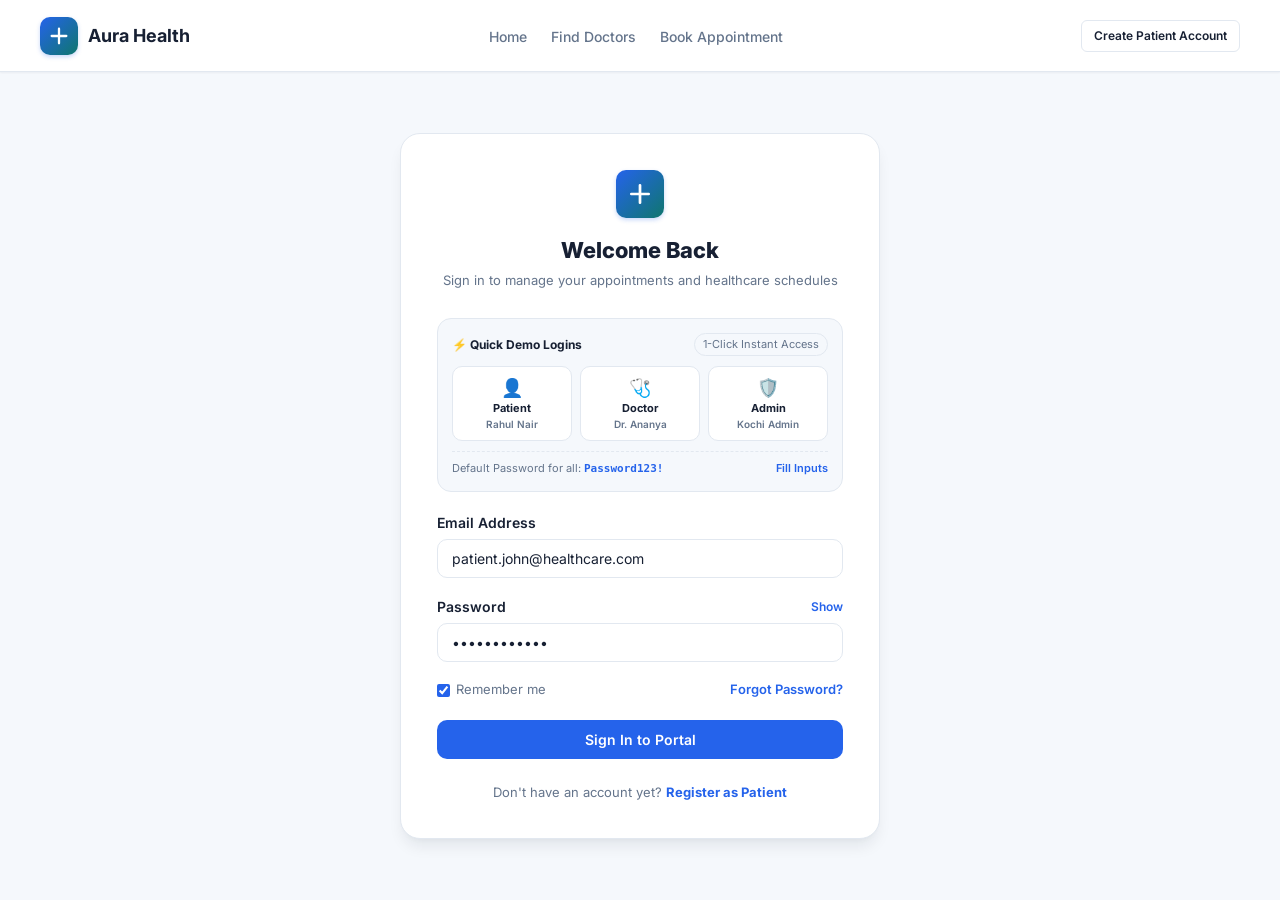
<file: frontend/doctor-dashboard.html>
<!DOCTYPE html>
<html lang="en">
<head>
  <meta charset="UTF-8">
  <meta name="viewport" content="width=device-width, initial-scale=1.0">
  <title>Doctor Dashboard - Doctor Availability & Scheduling System</title>
  <link rel="stylesheet" href="css/theme.css">
  <link rel="stylesheet" href="css/components.css">
  <link rel="stylesheet" href="css/style.css">
  <link rel="stylesheet" href="css/telemedicine.css">
  <link rel="stylesheet" href="css/extreme-features.css">
  <link rel="preconnect" href="https://fonts.googleapis.com">
  <link rel="preconnect" href="https://fonts.gstatic.com" crossorigin>
  <link href="https://fonts.googleapis.com/css2?family=Inter:wght@400;500;600;700;800&display=swap" rel="stylesheet">
</head>
<body>

  <nav class="navbar">
    <div class="container nav-container">
      <a href="index.html" class="navbar-brand">
        <div class="brand-icon">
          <svg width="22" height="22" fill="none" stroke="currentColor" viewBox="0 0 24 24"><path stroke-linecap="round" stroke-linejoin="round" stroke-width="2.5" d="M12 4v16m8-8H4"></path></svg>
        </div>
        <span>Aura Health - Doctor Portal</span>
      </a>

      <ul class="navbar-nav">
        <li><a href="doctor-dashboard.html" class="nav-link active">Dashboard</a></li>
        <li><a href="verify-receipt.html" class="nav-link">Verify Receipt</a></li>
      </ul>

      <div class="navbar-actions" id="nav-auth-actions"></div>
    </div>
  </nav>

  <main style="padding: 36px 0 64px;">
    <div class="container">

      <!-- Doctor Profile Header -->
      <div style="display:flex;justify-content:space-between;align-items:center;flex-wrap:wrap;gap:16px;margin-bottom:28px;">
        <div>
          <span style="font-size:12px;font-weight:700;color:var(--healthcare-teal);text-transform:uppercase;letter-spacing:0.05em;">Doctor Workspace</span>
          <div style="display:flex;align-items:center;gap:12px;margin-top:2px;">
            <h1 id="doc-welcome-title" style="font-size:26px;font-weight:800;color:var(--text-main);">Dr. Doctor Name</h1>
            <span id="doc-spec-badge" class="doctor-spec" style="font-size:12px;">Specialization</span>
          </div>
          <p style="font-size:13px;color:var(--text-secondary);margin-top:4px;">Manage patient queues, progress consultation states, and configure working schedule.</p>
        </div>
      </div>

      <!-- Workload Statistics -->
      <div class="stat-grid" style="grid-template-columns: repeat(auto-fit, minmax(170px, 1fr));">
        <div class="stat-card">
          <div class="stat-icon-wrapper stat-icon-blue">
            <svg width="22" height="22" fill="none" stroke="currentColor" viewBox="0 0 24 24"><path stroke-linecap="round" stroke-linejoin="round" stroke-width="2" d="M12 8v4l3 3m6-3a9 9 0 11-18 0 9 9 0 0118 0z"></path></svg>
          </div>
          <div class="stat-info">
            <span id="stat-today" class="stat-value">0</span>
            <span class="stat-label">Today's Total</span>
          </div>
        </div>

        <div class="stat-card">
          <div class="stat-icon-wrapper stat-icon-green">
            <svg width="22" height="22" fill="none" stroke="currentColor" viewBox="0 0 24 24"><path stroke-linecap="round" stroke-linejoin="round" stroke-width="2" d="M5 13l4 4L19 7"></path></svg>
          </div>
          <div class="stat-info">
            <span id="stat-completed-today" class="stat-value">0</span>
            <span class="stat-label">Completed Today</span>
          </div>
        </div>

        <div class="stat-card">
          <div class="stat-icon-wrapper stat-icon-amber">
            <svg width="22" height="22" fill="none" stroke="currentColor" viewBox="0 0 24 24"><path stroke-linecap="round" stroke-linejoin="round" stroke-width="2" d="M15 17h5l-1.405-1.405A2.032 2.032 0 0118 14.158V11a6.002 6.002 0 00-4-5.659V5a2 2 0 10-4 0v.341C7.67 6.165 6 8.388 6 11v3.159c0 .538-.214 1.055-.595 1.436L4 17h5m6 0v1a3 3 0 11-6 0v-1m6 0H9"></path></svg>
          </div>
          <div class="stat-info">
            <span id="stat-pending" class="stat-value">0</span>
            <span class="stat-label">Pending Review</span>
          </div>
        </div>

        <div class="stat-card">
          <div class="stat-icon-wrapper stat-icon-teal">
            <svg width="22" height="22" fill="none" stroke="currentColor" viewBox="0 0 24 24"><path stroke-linecap="round" stroke-linejoin="round" stroke-width="2" d="M8 7V3m8 4V3m-9 8h10M5 21h14a2 2 0 002-2V7a2 2 0 00-2-2H5a2 2 0 00-2 2v12a2 2 0 002 2z"></path></svg>
          </div>
          <div class="stat-info">
            <span id="stat-upcoming" class="stat-value">0</span>
            <span class="stat-label">Upcoming Week</span>
          </div>
        </div>

        <div class="stat-card">
          <div class="stat-icon-wrapper stat-icon-blue">
            <svg width="22" height="22" fill="none" stroke="currentColor" viewBox="0 0 24 24"><path stroke-linecap="round" stroke-linejoin="round" stroke-width="2" d="M17 20h5v-2a3 3 0 00-5.356-1.857M17 20H7m10 0v-2c0-.656-.126-1.283-.356-1.857M7 20H2v-2a3 3 0 015.356-1.857M7 20v-2c0-.656.126-1.283.356-1.857m0 0a5.002 5.002 0 019.288 0M15 7a3 3 0 11-6 0 3 3 0 016 0zm6 3a2 2 0 11-4 0 2 2 0 014 0zM7 10a2 2 0 11-4 0 2 2 0 014 0z"></path></svg>
          </div>
          <div class="stat-info">
            <span id="stat-total-patients" class="stat-value">0</span>
            <span class="stat-label">Unique Patients</span>
          </div>
        </div>

        <div class="stat-card">
          <div class="stat-icon-wrapper stat-icon-green">
            <svg width="22" height="22" fill="none" stroke="currentColor" viewBox="0 0 24 24"><path stroke-linecap="round" stroke-linejoin="round" stroke-width="2" d="M12 8c-1.657 0-3 .895-3 2s1.343 2 3 2 3 .895 3 2-1.343 2-3 2m0-8c1.11 0 2.08.402 2.599 1M12 8V7m0 1v8m0 0v1m0-1c-1.11 0-2.08-.402-2.599-1M21 12a9 9 0 11-18 0 9 9 0 0118 0z"></path></svg>
          </div>
          <div class="stat-info">
            <span id="stat-earnings" class="stat-value">₹0</span>
            <span class="stat-label">Month Revenue</span>
          </div>
        </div>
      </div>

      <!-- Doctor Tabs -->
      <div class="tabs">
        <button type="button" class="tab-btn doctor-tab-btn active" data-target="panel-today-queue">Today's Clinical Queue</button>
        <button type="button" class="tab-btn doctor-tab-btn" data-target="panel-upcoming-queue">Upcoming Appointments</button>
        <button type="button" class="tab-btn doctor-tab-btn" data-target="panel-schedule">Working Hours & Breaks</button>
        <button type="button" class="tab-btn doctor-tab-btn" data-target="panel-leave">Time Off / Leave Request</button>
      </div>

      <!-- Tab 1: Today's Clinical Queue -->
      <div id="panel-today-queue" class="tab-content-panel">
        <!-- Live OPD Queue Operations Bar -->
        <div id="doctor-opd-ops-bar" style="background:#FFFFFF;border:1px solid #E2E8F0;border-radius:12px;padding:14px 18px;margin-bottom:16px;display:flex;align-items:center;justify-content:space-between;flex-wrap:wrap;gap:12px;box-shadow:0 1px 3px rgba(0,0,0,0.04);">
          <div style="display:flex;align-items:center;gap:12px;">
            <div style="width:38px;height:38px;border-radius:8px;background:var(--surface-light-teal);color:var(--healthcare-teal);display:flex;align-items:center;justify-content:center;">
              <svg width="20" height="20" fill="none" stroke="currentColor" viewBox="0 0 24 24"><path stroke-linecap="round" stroke-linejoin="round" stroke-width="2" d="M19 11a7 7 0 01-7 7m0 0a7 7 0 01-7-7m7 7v4m0 0H8m4 0h4m-4-8a3 3 0 100-6 3 3 0 000 6z"></path></svg>
            </div>
            <div>
              <div style="font-size:13px;font-weight:700;color:var(--text-main);display:flex;align-items:center;gap:8px;">
                <span>Consultation Suite: <strong>OPD Room 204 (Level 2)</strong></span>
                <span class="badge badge-confirmed" style="font-size:10px;">CLINIC LIVE</span>
              </div>
              <div style="font-size:12px;color:var(--text-secondary);margin-top:2px;" id="doctor-queue-telemetry">
                Tokens Assigned Sequentially • Real-Time Patient Check-In Active
              </div>
            </div>
          </div>
          <div style="display:flex;gap:8px;align-items:center;">
            <button type="button" id="btn-broadcast-delay" class="btn btn-outline btn-sm" style="font-size:11px;color:#D97706;border-color:#FCD34D;" title="Send delay announcement to waiting patients">
              📢 Broadcast Delay (15m)
            </button>
            <button type="button" id="btn-hospital-chime" class="btn btn-teal btn-sm" style="font-size:11px;" title="Play hospital acoustic chime">
              🔔 Hospital Chime
            </button>
          </div>
        </div>

        <div id="today-queue-list">
          <div class="skeleton-card" style="height:110px;margin-bottom:12px;"></div>
          <div class="skeleton-card" style="height:110px;"></div>
        </div>
      </div>

      <!-- Tab 2: Upcoming Appointments -->
      <div id="panel-upcoming-queue" class="tab-content-panel" style="display:none;">
        <div id="upcoming-queue-list">
          <!-- Populated via API -->
        </div>
      </div>

      <!-- Tab 3: Working Hours & Breaks -->
      <div id="panel-schedule" class="tab-content-panel" style="display:none;">
        <div class="card">
          <div class="card-header">
            <h3 class="card-title" style="font-size:16px;">Configured Weekly Working Hours</h3>
          </div>
          <div class="table-responsive">
            <table class="table">
              <thead>
                <tr>
                  <th>Working Day</th>
                  <th>Hours (Start - End)</th>
                  <th>Break Interval</th>
                  <th>Slot Duration</th>
                  <th>Status</th>
                </tr>
              </thead>
              <tbody id="schedule-tbody">
                <!-- Dynamically populated -->
              </tbody>
            </table>
          </div>
        </div>
      </div>

      <!-- Tab 4: Time Off / Leave Requests -->
      <div id="panel-leave" class="tab-content-panel" style="display:none;">
        <div class="card" style="max-width:600px;">
          <div class="card-header">
            <h3 class="card-title" style="font-size:16px;">Register Leave / Unavailable Time Window</h3>
          </div>
          <div class="card-body">
            <p style="font-size:13px;color:var(--text-secondary);margin-bottom:16px;">
              Submitting a leave request automatically blocks your availability slot generator so patients cannot book during this period.
            </p>
            <form id="leave-request-form">
              <div style="display:grid;grid-template-columns:1fr 1fr;gap:16px;">
                <div class="form-group">
                  <label class="form-label">Leave Start Date & Time *</label>
                  <input type="datetime-local" id="leave-start" class="form-control" required>
                </div>
                <div class="form-group">
                  <label class="form-label">Leave End Date & Time *</label>
                  <input type="datetime-local" id="leave-end" class="form-control" required>
                </div>
              </div>

              <div class="form-group">
                <label class="form-label">Reason for Absence</label>
                <input type="text" id="leave-reason" class="form-control" placeholder="e.g. Medical conference, Personal leave" required>
              </div>

              <button type="submit" class="btn btn-teal btn-sm">Submit Leave & Block Schedule</button>
            </form>
          </div>
        </div>
      </div>

    </div>
  </main>

  <!-- Complete Consultation Modal -->
  <div class="modal-backdrop" id="complete-modal">
    <div class="modal" style="max-width:640px;">
      <div class="modal-header">
        <h3 class="card-title" style="font-size:16px;color:var(--healthcare-teal);">Complete Consultation & Clinical Rx</h3>
        <button type="button" class="modal-close" id="complete-modal-close">&times;</button>
      </div>
      <div class="modal-body">
        <p style="font-size:13px;color:var(--text-main);margin-bottom:12px;">
          Mark consultation as completed for patient <strong id="complete-patient-name">Patient Name</strong>.
        </p>

        <!-- AI Prescription Auto-Generator Box -->
        <div style="background:var(--surface-light-teal);border:1px solid #99F6E4;border-radius:var(--radius-md);padding:12px 14px;margin-bottom:12px;">
          <div style="display:flex;justify-content:space-between;align-items:center;margin-bottom:6px;">
            <span style="font-size:12px;font-weight:700;color:var(--healthcare-teal);display:flex;align-items:center;gap:6px;">
              ✨ Smart AI Prescription Generator (Rx)
            </span>
            <span style="font-size:10px;color:var(--text-secondary);">ICD-10 & Kerala Formulary</span>
          </div>
          <div style="display:flex;gap:8px;">
            <input type="text" id="ai-rx-condition-input" class="form-control" style="font-size:12px;background:#fff;" placeholder="Diagnosis (e.g. Stage-1 Hypertension, Bronchitis, Eczema)...">
            <button type="button" id="ai-generate-rx-btn" class="btn btn-teal btn-sm" style="flex-shrink:0;font-size:11px;font-weight:700;">
              ✨ Auto-Generate Rx
            </button>
          </div>
          <!-- Quick Diagnostic ICD-10 Chips -->
          <div style="margin-top:8px;">
            <span style="font-size:10px;font-weight:700;color:var(--text-secondary);text-transform:uppercase;">Quick Presets:</span>
            <div id="quick-diagnosis-chips" style="display:flex;gap:6px;flex-wrap:wrap;margin-top:4px;">
              <button type="button" class="btn btn-outline btn-sm diag-chip" data-diag="Stage-1 Systemic Hypertension" style="font-size:10px;padding:2px 7px;background:#fff;">Hypertension (I10)</button>
              <button type="button" class="btn btn-outline btn-sm diag-chip" data-diag="Type 2 Diabetes Mellitus" style="font-size:10px;padding:2px 7px;background:#fff;">Diabetes (E11)</button>
              <button type="button" class="btn btn-outline btn-sm diag-chip" data-diag="Acute URTI Viral Pharyngitis" style="font-size:10px;padding:2px 7px;background:#fff;">URTI / Pharyngitis (J06.9)</button>
              <button type="button" class="btn btn-outline btn-sm diag-chip" data-diag="Allergic Contact Dermatitis" style="font-size:10px;padding:2px 7px;background:#fff;">Dermatitis (L23.9)</button>
              <button type="button" class="btn btn-outline btn-sm diag-chip" data-diag="Bilateral Knee Osteoarthritis" style="font-size:10px;padding:2px 7px;background:#fff;">Osteoarthritis (M17.0)</button>
              <button type="button" class="btn btn-outline btn-sm diag-chip" data-diag="Classic Migraine Cephalea" style="font-size:10px;padding:2px 7px;background:#fff;">Migraine (G43.0)</button>
            </div>
          </div>
        </div>

        <!-- Quick Stamp & Safety Checker Bar -->
        <div style="display:flex;justify-content:space-between;align-items:center;margin-bottom:8px;flex-wrap:wrap;gap:8px;">
          <button type="button" id="btn-stamp-vitals" class="btn btn-outline btn-sm" style="font-size:11px;color:var(--primary-brand);border-color:#BFDBFE;">
            🩺 Prepend Baseline Vitals
          </button>
          <button type="button" id="btn-check-drug-safety" class="btn btn-outline btn-sm" style="font-size:11px;color:#B45309;border-color:#F59E0B;background:#FFFBEB;">
            🛡️ Verify Drug Interactions & Allergies
          </button>
        </div>

        <!-- Drug Safety Check Results Alert Container -->
        <div id="drug-safety-result-wrap" style="margin-bottom:10px;display:none;"></div>

        <div class="form-group" style="margin-bottom:0;">
          <label class="form-label">Doctor Clinical Instructions & Medical Prescription (Rx)</label>
          <textarea id="doctor-instructions-input" class="form-control" rows="8" placeholder="Enter follow-up instructions, prescription notes, or diet advice for the patient..."></textarea>
          <span class="form-helper">This clinical prescription will be permanently embedded in the patient's official PDF receipt and medical vault.</span>
        </div>
      </div>
      <div class="modal-footer">
        <button type="button" class="btn btn-outline btn-sm" id="complete-modal-cancel">Cancel</button>
        <button type="button" class="btn btn-teal btn-sm" id="complete-submit-btn">Complete & Save Record</button>
      </div>
    </div>
  </div>

  <script src="js/api.js"></script>
  <script src="js/auth.js"></script>
  <script src="js/telemedicine.js"></script>
  <script src="js/extreme-features.js"></script>
  <script src="js/doctor.js"></script>
</body>
</html>
</file>
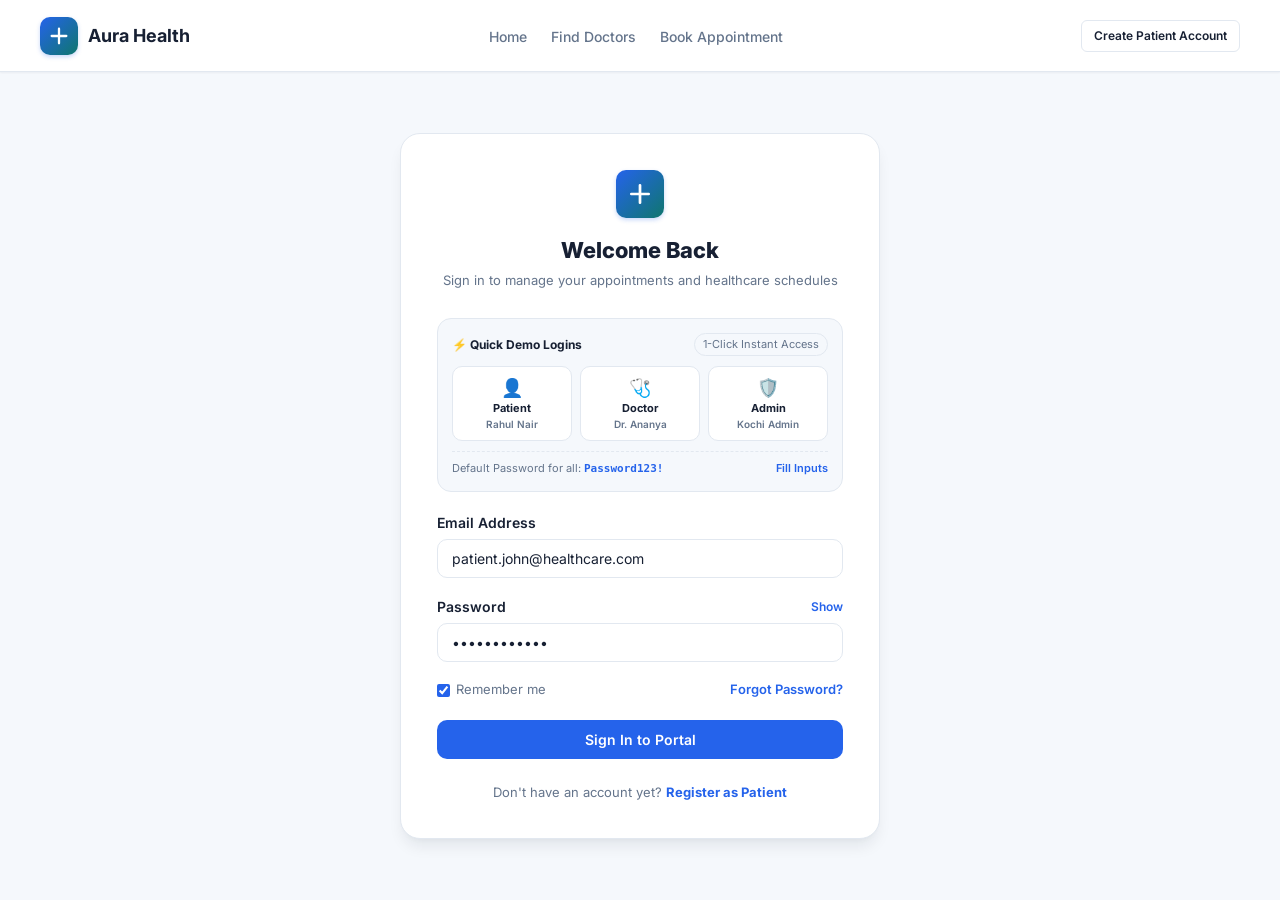
<file: frontend/login.html>
<!DOCTYPE html>
<html lang="en">
<head>
  <meta charset="UTF-8">
  <meta name="viewport" content="width=device-width, initial-scale=1.0">
  <title>Sign In - Doctor Availability & Scheduling System</title>
  <link rel="stylesheet" href="css/theme.css">
  <link rel="stylesheet" href="css/components.css">
  <link rel="stylesheet" href="css/style.css">
  <link rel="preconnect" href="https://fonts.googleapis.com">
  <link rel="preconnect" href="https://fonts.gstatic.com" crossorigin>
  <link href="https://fonts.googleapis.com/css2?family=Inter:wght@400;500;600;700;800&display=swap" rel="stylesheet">
</head>
<body style="background-color: var(--bg-main);">

  <!-- Navbar -->
  <nav class="navbar">
    <div class="container nav-container">
      <a href="index.html" class="navbar-brand">
        <div class="brand-icon">
          <svg width="22" height="22" fill="none" stroke="currentColor" viewBox="0 0 24 24"><path stroke-linecap="round" stroke-linejoin="round" stroke-width="2.5" d="M12 4v16m8-8H4"></path></svg>
        </div>
        <span>Aura Health</span>
      </a>

      <ul class="navbar-nav">
        <li><a href="index.html" class="nav-link">Home</a></li>
        <li><a href="doctors.html" class="nav-link">Find Doctors</a></li>
        <li><a href="booking.html" class="nav-link">Book Appointment</a></li>
      </ul>

      <div class="navbar-actions">
        <a href="register.html" class="btn btn-outline btn-sm">Create Patient Account</a>
      </div>
    </div>
  </nav>

  <!-- Login Main -->
  <main class="auth-wrapper">
    <div class="auth-card">
      <div class="auth-header">
        <div class="brand-icon" style="margin: 0 auto 16px; width:48px; height:48px;">
          <svg width="26" height="26" fill="none" stroke="currentColor" viewBox="0 0 24 24"><path stroke-linecap="round" stroke-linejoin="round" stroke-width="2.5" d="M12 4v16m8-8H4"></path></svg>
        </div>
        <h2 style="font-size: 22px; font-weight: 800; color: var(--text-main);">Welcome Back</h2>
        <p style="font-size: 13px; color: var(--text-secondary); margin-top: 4px;">
          Sign in to manage your appointments and healthcare schedules
        </p>
      </div>

      <!-- Quick Demo Credentials Box -->
      <div style="background:var(--bg-main); border:1px solid var(--border-color); border-radius:var(--radius-lg); padding:14px; margin-bottom:20px;">
        <div style="display:flex; justify-content:space-between; align-items:center; margin-bottom:10px;">
          <span style="font-size:12px; font-weight:700; color:var(--text-main); display:flex; align-items:center; gap:6px;">
            ⚡ Quick Demo Logins
          </span>
          <span style="font-size:11px; color:var(--text-secondary); background:var(--surface-white); padding:2px 8px; border-radius:12px; border:1px solid var(--border-color);">1-Click Instant Access</span>
        </div>

        <div style="display:grid; grid-template-columns: repeat(3, 1fr); gap:8px;">
          <button type="button" class="btn btn-outline quick-login-btn" data-email="patient.john@healthcare.com" data-pwd="Password123!" data-redirect="patient-dashboard.html" style="font-size:12px; padding:10px 4px; text-align:center; flex-direction:column; gap:3px; display:flex; align-items:center; justify-content:center; background:#fff; border-color:var(--border-color);">
            <span style="font-size:18px;">👤</span>
            <strong style="color:var(--text-main); font-size:11px;">Patient</strong>
            <span style="font-size:10px; color:var(--text-secondary);">Rahul Nair</span>
          </button>

          <button type="button" class="btn btn-outline quick-login-btn" data-email="doctor.sarah@healthcare.com" data-pwd="Password123!" data-redirect="doctor-dashboard.html" style="font-size:12px; padding:10px 4px; text-align:center; flex-direction:column; gap:3px; display:flex; align-items:center; justify-content:center; background:#fff; border-color:var(--border-color);">
            <span style="font-size:18px;">🩺</span>
            <strong style="color:var(--text-main); font-size:11px;">Doctor</strong>
            <span style="font-size:10px; color:var(--text-secondary);">Dr. Ananya</span>
          </button>

          <button type="button" class="btn btn-outline quick-login-btn" data-email="admin@healthcare.com" data-pwd="Password123!" data-redirect="admin-dashboard.html" style="font-size:12px; padding:10px 4px; text-align:center; flex-direction:column; gap:3px; display:flex; align-items:center; justify-content:center; background:#fff; border-color:var(--border-color);">
            <span style="font-size:18px;">🛡️</span>
            <strong style="color:var(--text-main); font-size:11px;">Admin</strong>
            <span style="font-size:10px; color:var(--text-secondary);">Kochi Admin</span>
          </button>
        </div>

        <div style="margin-top:10px; padding-top:8px; border-top:1px dashed var(--border-color); display:flex; justify-content:space-between; align-items:center; font-size:11px; color:var(--text-secondary);">
          <span>Default Password for all: <code style="color:var(--primary-brand); font-weight:700;">Password123!</code></span>
          <span style="cursor:pointer; color:var(--primary-brand); font-weight:600;" onclick="document.getElementById('email').value='patient.john@healthcare.com';document.getElementById('password').value='Password123!';">Fill Inputs</span>
        </div>
      </div>

      <!-- Error Alert -->
      <div id="login-error-alert" style="display:none; padding:12px; border-radius:var(--radius-md); background:var(--status-error-bg); color:var(--status-error); font-size:13px; margin-bottom:16px;"></div>

      <form id="login-form">
        <div class="form-group">
          <label for="email" class="form-label">Email Address</label>
          <input type="email" id="email" class="form-control" placeholder="name@example.com" value="patient.john@healthcare.com" required>
        </div>

        <div class="form-group">
          <div style="display:flex;justify-content:space-between;align-items:center;margin-bottom:6px;">
            <label for="password" class="form-label" style="margin-bottom:0;">Password</label>
            <button type="button" id="toggle-pwd-btn" style="background:none;border:none;font-size:12px;color:var(--primary-brand);cursor:pointer;font-weight:600;">
              Show
            </button>
          </div>
          <input type="password" id="password" class="form-control" placeholder="••••••••" value="Password123!" required>
        </div>

        <div style="display:flex;justify-content:space-between;align-items:center;margin-bottom:20px;font-size:13px;">
          <label style="display:flex;align-items:center;gap:6px;cursor:pointer;">
            <input type="checkbox" checked style="accent-color:var(--primary-brand);">
            <span style="color:var(--text-secondary);">Remember me</span>
          </label>
          <a href="#" id="forgot-password-link" style="color:var(--primary-brand);font-weight:600;">Forgot Password?</a>
        </div>

        <button type="submit" id="login-btn" class="btn btn-primary" style="width:100%;">
          Sign In to Portal
        </button>
      </form>

      <div style="text-align:center;margin-top:24px;font-size:13px;color:var(--text-secondary);">
        Don't have an account yet? <a href="register.html" style="font-weight:700;">Register as Patient</a>
      </div>
    </div>
  </main>

  <!-- Forgot Password Modal -->
  <div class="modal-backdrop" id="forgot-password-modal">
    <div class="modal" style="max-width:440px;">
      <div class="modal-header">
        <h3 class="card-title" style="font-size:16px;">Password Recovery</h3>
        <button type="button" class="modal-close" id="forgot-modal-close">&times;</button>
      </div>
      <div class="modal-body">
        <p style="font-size:13px;color:var(--text-secondary);margin-bottom:16px;">
          Enter your registered email address to receive password reset instructions.
        </p>
        <div class="form-group">
          <label class="form-label">Account Email</label>
          <input type="email" id="forgot-email" class="form-control" placeholder="user@healthcare.com">
        </div>
      </div>
      <div class="modal-footer">
        <button type="button" class="btn btn-outline btn-sm" id="forgot-modal-cancel">Cancel</button>
        <button type="button" class="btn btn-primary btn-sm" id="forgot-submit-btn">Send Reset Link</button>
      </div>
    </div>
  </div>

  <script src="js/api.js"></script>
  <script src="js/auth.js"></script>
  <script>
    // Password toggle
    document.getElementById('toggle-pwd-btn')?.addEventListener('click', (e) => {
      const pwd = document.getElementById('password');
      if (pwd.type === 'password') {
        pwd.type = 'text';
        e.target.textContent = 'Hide';
      } else {
        pwd.type = 'password';
        e.target.textContent = 'Show';
      }
    });

    // Forgot password modal
    const fpModal = document.getElementById('forgot-password-modal');
    document.getElementById('forgot-password-link')?.addEventListener('click', (e) => {
      e.preventDefault();
      fpModal.classList.add('active');
    });
    document.getElementById('forgot-modal-close')?.addEventListener('click', () => fpModal.classList.remove('active'));
    document.getElementById('forgot-modal-cancel')?.addEventListener('click', () => fpModal.classList.remove('active'));
    document.getElementById('forgot-submit-btn')?.addEventListener('click', () => {
      Api.showToast('Password reset link sent to your email address.', 'success');
      fpModal.classList.remove('active');
    });
  </script>
</body>
</html>
</file>
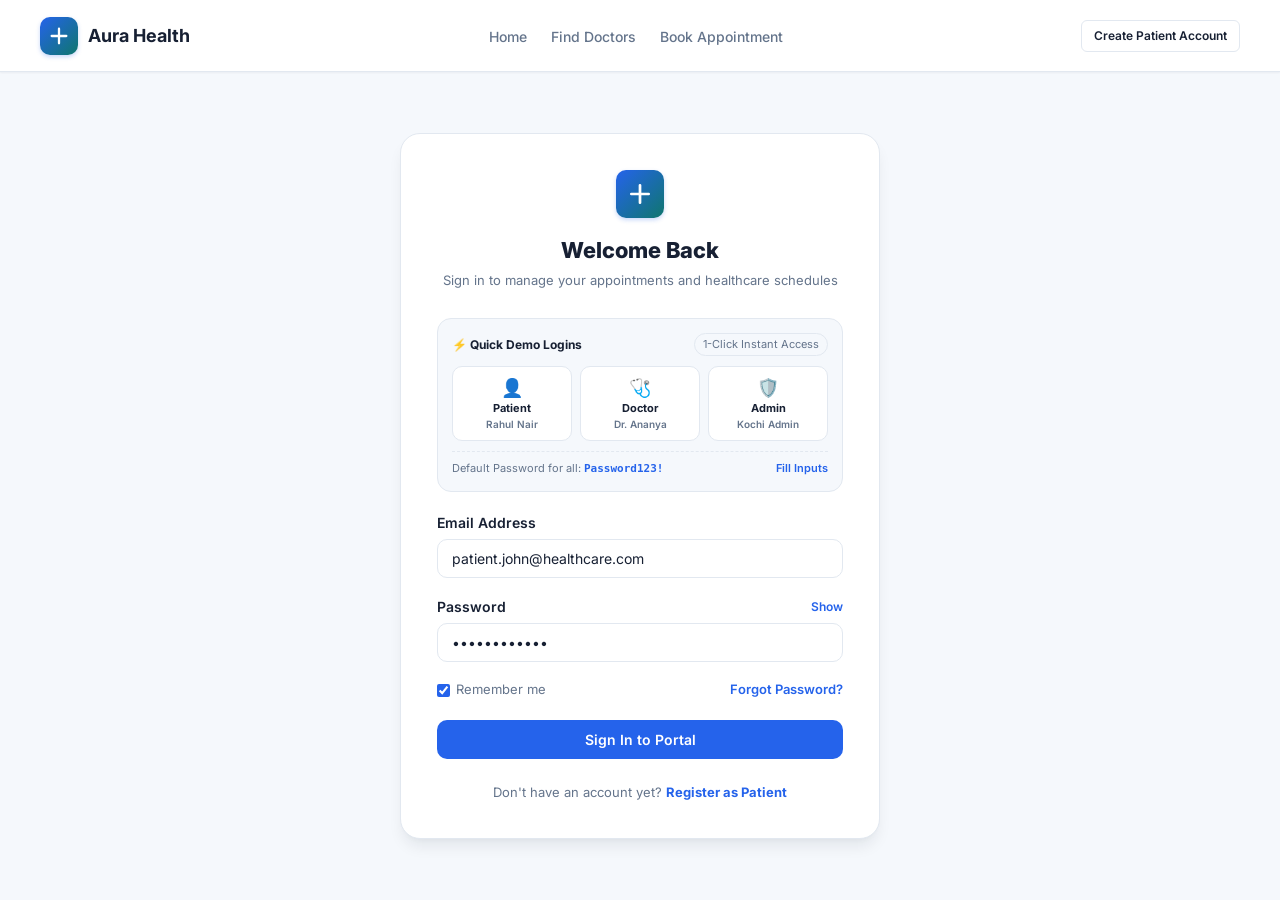
<file: frontend/patient-dashboard.html>
<!DOCTYPE html>
<html lang="en">
<head>
  <meta charset="UTF-8">
  <meta name="viewport" content="width=device-width, initial-scale=1.0">
  <title>Patient Dashboard - Doctor Availability & Scheduling System</title>
  <link rel="stylesheet" href="css/theme.css">
  <link rel="stylesheet" href="css/components.css">
  <link rel="stylesheet" href="css/style.css">
  <link rel="stylesheet" href="css/ai-assistant.css">
  <link rel="stylesheet" href="css/telemedicine.css">
  <link rel="stylesheet" href="css/extreme-features.css">
  <link rel="preconnect" href="https://fonts.googleapis.com">
  <link rel="preconnect" href="https://fonts.gstatic.com" crossorigin>
  <link href="https://fonts.googleapis.com/css2?family=Inter:wght@400;500;600;700;800&display=swap" rel="stylesheet">
</head>
<body>

  <nav class="navbar">
    <div class="container nav-container">
      <a href="index.html" class="navbar-brand">
        <div class="brand-icon">
          <svg width="22" height="22" fill="none" stroke="currentColor" viewBox="0 0 24 24"><path stroke-linecap="round" stroke-linejoin="round" stroke-width="2.5" d="M12 4v16m8-8H4"></path></svg>
        </div>
        <span>Aura Health</span>
      </a>

      <ul class="navbar-nav">
        <li><a href="index.html" class="nav-link">Home</a></li>
        <li><a href="doctors.html" class="nav-link">Find Doctors</a></li>
        <li><a href="booking.html" class="nav-link">Book Appointment</a></li>
      </ul>

      <div class="navbar-actions" id="nav-auth-actions"></div>
    </div>
  </nav>

  <main style="padding: 36px 0 64px;">
    <div class="container">

      <!-- Welcome Header -->
      <div style="display:flex;justify-content:space-between;align-items:center;flex-wrap:wrap;gap:16px;margin-bottom:28px;">
        <div>
          <span style="font-size:12px;font-weight:700;color:var(--healthcare-teal);text-transform:uppercase;letter-spacing:0.05em;">Patient Portal</span>
          <h1 id="patient-greeting" style="font-size:26px;font-weight:800;color:var(--text-main);margin-top:2px;">Welcome Back</h1>
          <p style="font-size:13px;color:var(--text-secondary);">Manage your clinical bookings, download official PDF passes, and review health advice.</p>
        </div>
        <div style="display:flex;gap:12px;">
          <a href="booking.html" class="btn btn-primary">
            <svg width="16" height="16" fill="none" stroke="currentColor" viewBox="0 0 24 24"><path stroke-linecap="round" stroke-linejoin="round" stroke-width="2" d="M12 4v16m8-8H4"></path></svg>
            Book New Appointment
          </a>
        </div>
      </div>

      <!-- Live OPD Queue Radar HUD (Displays if patient has today's appointment) -->
      <div id="patient-opd-radar-container"></div>

      <!-- 4 KPI Summary Cards -->
      <div class="stat-grid">
        <div class="stat-card">
          <div class="stat-icon-wrapper stat-icon-blue">
            <svg width="24" height="24" fill="none" stroke="currentColor" viewBox="0 0 24 24"><path stroke-linecap="round" stroke-linejoin="round" stroke-width="2" d="M8 7V3m8 4V3m-9 8h10M5 21h14a2 2 0 002-2V7a2 2 0 00-2-2H5a2 2 0 00-2 2v12a2 2 0 002 2z"></path></svg>
          </div>
          <div class="stat-info">
            <span id="stat-upcoming" class="stat-value">0</span>
            <span class="stat-label">Upcoming</span>
          </div>
        </div>

        <div class="stat-card">
          <div class="stat-icon-wrapper stat-icon-green">
            <svg width="24" height="24" fill="none" stroke="currentColor" viewBox="0 0 24 24"><path stroke-linecap="round" stroke-linejoin="round" stroke-width="2" d="M9 12l2 2 4-4m6 2a9 9 0 11-18 0 9 9 0 0118 0z"></path></svg>
          </div>
          <div class="stat-info">
            <span id="stat-completed" class="stat-value">0</span>
            <span class="stat-label">Completed</span>
          </div>
        </div>

        <div class="stat-card">
          <div class="stat-icon-wrapper stat-icon-amber">
            <svg width="24" height="24" fill="none" stroke="currentColor" viewBox="0 0 24 24"><path stroke-linecap="round" stroke-linejoin="round" stroke-width="2" d="M12 8v4l3 3m6-3a9 9 0 11-18 0 9 9 0 0118 0z"></path></svg>
          </div>
          <div class="stat-info">
            <span id="stat-pending" class="stat-value">0</span>
            <span class="stat-label">Pending</span>
          </div>
        </div>

        <div class="stat-card">
          <div class="stat-icon-wrapper stat-icon-red">
            <svg width="24" height="24" fill="none" stroke="currentColor" viewBox="0 0 24 24"><path stroke-linecap="round" stroke-linejoin="round" stroke-width="2" d="M10 14l2-2m0 0l2-2m-2 2l-2-2m2 2l2 2m7-2a9 9 0 11-18 0 9 9 0 0118 0z"></path></svg>
          </div>
          <div class="stat-info">
            <span id="stat-cancelled" class="stat-value">0</span>
            <span class="stat-label">Cancelled</span>
          </div>
        </div>
      </div>

      <!-- Tabs Navigation -->
      <div class="tabs">
        <button type="button" class="tab-btn patient-tab-btn active" data-target="panel-upcoming">Upcoming Consultations</button>
        <button type="button" class="tab-btn patient-tab-btn" data-target="panel-past">Appointment History</button>
        <button type="button" class="tab-btn patient-tab-btn" data-target="panel-vault">📁 Health Vault & Prescriptions</button>
        <button type="button" class="tab-btn patient-tab-btn" data-target="panel-profile">My Clinical Profile</button>
      </div>

      <!-- Tab 1: Upcoming Consultations -->
      <div id="panel-upcoming" class="tab-content-panel">
        <div id="upcoming-appointments-list">
          <div class="skeleton-card" style="height:120px;margin-bottom:14px;"></div>
          <div class="skeleton-card" style="height:120px;"></div>
        </div>
      </div>

      <!-- Tab 2: Appointment History -->
      <div id="panel-past" class="tab-content-panel" style="display:none;">
        <div id="past-appointments-list">
          <!-- Populated via API -->
        </div>
      </div>

      <!-- Tab 3: Health Vault & Prescriptions -->
      <div id="panel-vault" class="tab-content-panel" style="display:none;">
        <div style="display:grid;grid-template-columns:repeat(auto-fit, minmax(310px, 1fr)) 1.8fr;gap:20px;align-items:start;">
          
          <div style="display:flex;flex-direction:column;gap:20px;">
            <!-- Emergency Health ID Card -->
            <div class="card" id="printable-health-card" style="border:1px solid #CBD5E1;box-shadow:var(--shadow-sm);background:#FFFFFF;">
              <div class="card-header" style="background:linear-gradient(135deg, #EFF6FF 0%, #F0FDFA 100%);display:flex;justify-content:space-between;align-items:center;">
                <h3 class="card-title" style="font-size:14px;color:var(--healthcare-teal);">🆔 Kerala Health ID Card</h3>
                <span class="badge badge-confirmed" style="font-size:10px;">VERIFIED UHID</span>
              </div>
              <div class="card-body">
                <div style="display:flex;align-items:center;justify-content:space-between;gap:12px;margin-bottom:14px;">
                  <div style="display:flex;align-items:center;gap:12px;">
                    <div style="width:46px;height:46px;border-radius:50%;background:#FEE2E2;color:#DC2626;display:flex;align-items:center;justify-content:center;font-weight:800;font-size:16px;">
                      O+
                    </div>
                    <div>
                      <strong id="vault-card-name" style="color:var(--text-main);font-size:14px;">Rahul Nair</strong>
                      <div style="font-size:11px;color:var(--text-secondary);">Kochi Resident • UHID: KL-892401</div>
                    </div>
                  </div>
                  <!-- Authentic SVG QR Code Badge -->
                  <div style="width:52px;height:52px;background:#F8FAFC;border:1px solid #CBD5E1;border-radius:6px;display:flex;align-items:center;justify-content:center;padding:4px;" title="Scan for Hospital Check-in">
                    <svg width="44" height="44" viewBox="0 0 24 24" fill="#0F766E">
                      <path d="M2 2h8v8H2V2zm2 2v4h4V4H4zm10-2h8v8h-8V2zm2 2v4h4V4h-4zM2 14h8v8H2v-8zm2 2v4h4v-4H4zm14 0h4v2h-4v-2zm-4-2h2v4h-2v-4zm2 6h4v2h-4v-2zm2-4h2v2h-2v-2zm-4 4h2v2h-2v-2zm0-2h2v2h-2v-2zM5 5h2v2H5V5zm12 0h2v2h-2V5zM5 17h2v2H5v-2z"/>
                    </svg>
                  </div>
                </div>

                <div style="font-size:12px;line-height:1.8;color:var(--text-main);">
                  <div>🩸 <strong>Blood Group:</strong> O Positive (O+)</div>
                  <div>⚠️ <strong>Allergies:</strong> No Known Drug Allergies (NKDA)</div>
                  <div>🩺 <strong>Chronic History:</strong> Nil Under Treatment</div>
                  <div>📞 <strong>Emergency SOS:</strong> +91 98470 12345</div>
                </div>

                <div style="margin-top:12px;padding-top:10px;border-top:1px dashed var(--border-color);display:flex;justify-content:space-between;align-items:center;">
                  <span style="font-size:11px;color:#0F766E;font-weight:600;">Aura Kochi 24/7: +91 484 288 9000</span>
                  <button type="button" id="btn-print-health-card" class="btn btn-outline btn-sm" style="font-size:11px;padding:3px 8px;">
                    🖨️ Print Pass
                  </button>
                </div>
              </div>
            </div>

            <!-- Smart Vitals, BMI & Cardiovascular Health Meter -->
            <div class="card" style="border:1px solid #CBD5E1;">
              <div class="card-header" style="display:flex;justify-content:space-between;align-items:center;">
                <h3 class="card-title" style="font-size:14px;color:var(--healthcare-teal);">🩺 Smart Vitals & BMI Telemetry</h3>
                <span class="badge badge-in-progress" style="font-size:10px;">Self-Tracker</span>
              </div>
              <div class="card-body">
                <div style="display:grid;grid-template-columns:1fr 1fr;gap:10px;margin-bottom:10px;">
                  <div>
                    <label style="font-size:11px;font-weight:600;color:var(--text-secondary);display:block;margin-bottom:3px;">Height (cm)</label>
                    <input type="number" id="vitals-height" class="form-control" value="172" style="font-size:12px;padding:6px 10px;">
                  </div>
                  <div>
                    <label style="font-size:11px;font-weight:600;color:var(--text-secondary);display:block;margin-bottom:3px;">Weight (kg)</label>
                    <input type="number" id="vitals-weight" class="form-control" value="68" style="font-size:12px;padding:6px 10px;">
                  </div>
                  <div>
                    <label style="font-size:11px;font-weight:600;color:var(--text-secondary);display:block;margin-bottom:3px;">Systolic BP</label>
                    <input type="number" id="vitals-systolic" class="form-control" value="120" style="font-size:12px;padding:6px 10px;">
                  </div>
                  <div>
                    <label style="font-size:11px;font-weight:600;color:var(--text-secondary);display:block;margin-bottom:3px;">Diastolic BP</label>
                    <input type="number" id="vitals-diastolic" class="form-control" value="80" style="font-size:12px;padding:6px 10px;">
                  </div>
                </div>

                <button type="button" id="btn-calc-vitals" class="btn btn-teal btn-sm" style="width:100%;font-size:11.5px;margin-bottom:10px;">
                  ⚡ Calculate Health Telemetry & BMI
                </button>

                <div id="vitals-calc-result" style="background:#F8FAFC;border:1px solid #E2E8F0;border-radius:8px;padding:10px 12px;font-size:12px;">
                  <div style="display:flex;justify-content:space-between;align-items:center;margin-bottom:4px;">
                    <span>Body Mass Index (BMI):</span>
                    <strong style="color:var(--healthcare-teal);" id="vitals-bmi-val">23.0 kg/m²</strong>
                  </div>
                  <div style="display:flex;justify-content:space-between;align-items:center;margin-bottom:4px;">
                    <span>Weight Category:</span>
                    <span class="badge badge-confirmed" id="vitals-weight-cat">Normal Weight</span>
                  </div>
                  <div style="display:flex;justify-content:space-between;align-items:center;">
                    <span>Blood Pressure Status:</span>
                    <span class="badge badge-confirmed" id="vitals-bp-cat">Optimal (JNC-8)</span>
                  </div>
                </div>

                <div id="kerala-diet-tip" style="margin-top:10px;padding:8px 10px;background:#F0FDF4;border-left:3px solid #16A34A;border-radius:4px;font-size:11.5px;color:#166534;">
                  🌿 <strong>Kerala Wellness Tip:</strong> Prefer red matta rice in moderate portions, incorporate boiled moru (buttermilk) with ginger, and minimize deep-fried coconut oil snacks to preserve lipid health.
                </div>
              </div>
            </div>
          </div>

          <!-- Prescriptions List -->
          <div class="card">
            <div class="card-header" style="display:flex;justify-content:space-between;align-items:center;">
              <h3 class="card-title" style="font-size:15px;">Digital Prescriptions Archive (Rx)</h3>
              <span style="font-size:11px;color:var(--text-secondary);">Official Hospital Records</span>
            </div>
            <div class="card-body" id="vault-prescriptions-list">
              <p style="font-size:13px;color:var(--text-secondary);">Loading prescription records...</p>
            </div>
          </div>

          <!-- AI Lab Report & Diagnostic Biomarker Analyzer -->
          <div id="patient-lab-analyzer-wrap" style="grid-column: 1 / -1;"></div>
        </div>
      </div>

      <!-- Tab 4: My Clinical Profile -->
      <div id="panel-profile" class="tab-content-panel" style="display:none;">
        <div class="card" style="max-width:700px;">
          <div class="card-header">
            <h3 class="card-title" style="font-size:16px;">Medical & Contact Profile</h3>
          </div>
          <div class="card-body">
            <form id="profile-form">
              <div style="display:grid;grid-template-columns:1fr 1fr;gap:16px;">
                <div class="form-group">
                  <label class="form-label">Full Name</label>
                  <input type="text" id="prof-name" class="form-control" disabled>
                </div>
                <div class="form-group">
                  <label class="form-label">Email Address</label>
                  <input type="email" id="prof-email" class="form-control" disabled>
                </div>
              </div>

              <div style="display:grid;grid-template-columns:1fr 1fr 1fr;gap:16px;">
                <div class="form-group">
                  <label class="form-label">Phone Number</label>
                  <input type="tel" id="prof-phone" class="form-control" disabled>
                </div>
                <div class="form-group">
                  <label class="form-label">Date of Birth</label>
                  <input type="date" id="prof-dob" class="form-control">
                </div>
                <div class="form-group">
                  <label class="form-label">Gender</label>
                  <select id="prof-gender" class="form-select">
                    <option value="">Select</option>
                    <option value="Male">Male</option>
                    <option value="Female">Female</option>
                    <option value="Other">Other</option>
                  </select>
                </div>
              </div>

              <div style="display:grid;grid-template-columns:1fr 2fr;gap:16px;">
                <div class="form-group">
                  <label class="form-label">Blood Group</label>
                  <select id="prof-blood" class="form-select">
                    <option value="">Select</option>
                    <option value="A+">A+</option>
                    <option value="A-">A-</option>
                    <option value="B+">B+</option>
                    <option value="B-">B-</option>
                    <option value="AB+">AB+</option>
                    <option value="AB-">AB-</option>
                    <option value="O+">O+</option>
                    <option value="O-">O-</option>
                  </select>
                </div>
                <div class="form-group">
                  <label class="form-label">Emergency Contact Info</label>
                  <input type="text" id="prof-emergency" class="form-control" placeholder="Contact person name and phone">
                </div>
              </div>

              <div class="form-group">
                <label class="form-label">Residential Address</label>
                <textarea id="prof-address" class="form-control" rows="2" placeholder="Full home address"></textarea>
              </div>

              <button type="submit" class="btn btn-primary btn-sm">Update Profile Details</button>
            </form>
          </div>
        </div>
      </div>

    </div>
  </main>

  <!-- Reschedule Modal -->
  <div class="modal-backdrop" id="reschedule-modal">
    <div class="modal" style="max-width:540px;">
      <div class="modal-header">
        <h3 class="card-title" style="font-size:16px;">Reschedule Appointment</h3>
        <button type="button" class="modal-close" id="reschedule-modal-close">&times;</button>
      </div>
      <div class="modal-body">
        <p style="font-size:13px;color:var(--text-secondary);margin-bottom:14px;">
          Choose a new available consultation slot with <strong id="reschedule-doc-name" style="color:var(--text-main);">Doctor</strong>:
        </p>

        <div class="form-group">
          <label class="form-label">New Consultation Date</label>
          <input type="date" id="reschedule-date-input" class="form-control" required>
        </div>

        <div class="form-group">
          <label class="form-label">Available Time Slot</label>
          <div id="reschedule-slots-container" class="slots-grid">
            <p style="font-size:12px;color:var(--text-secondary);">Select a date above to load slots</p>
          </div>
        </div>

        <div class="form-group" style="margin-bottom:0;">
          <label class="form-label">Reason for Rescheduling</label>
          <input type="text" id="reschedule-reason" class="form-control" placeholder="Brief reason (e.g. Work conflict)">
        </div>
      </div>
      <div class="modal-footer">
        <button type="button" class="btn btn-outline btn-sm" id="reschedule-modal-cancel">Cancel</button>
        <button type="button" class="btn btn-primary btn-sm" id="reschedule-submit-btn">Confirm Reschedule</button>
      </div>
    </div>
  </div>

  <!-- Cancel Confirmation Modal -->
  <div class="modal-backdrop" id="cancel-modal">
    <div class="modal" style="max-width:440px;">
      <div class="modal-header">
        <h3 class="card-title" style="font-size:16px;color:var(--status-error);">Cancel Appointment</h3>
        <button type="button" class="modal-close" id="cancel-modal-close">&times;</button>
      </div>
      <div class="modal-body">
        <p style="font-size:13px;color:var(--text-main);margin-bottom:12px;">
          Are you sure you want to cancel appointment <strong id="cancel-modal-ref" style="font-family:monospace;">REF</strong>?
        </p>
        <div style="background:var(--surface-light-blue);border-radius:var(--radius-md);padding:12px;font-size:12px;color:var(--text-secondary);margin-bottom:14px;">
          ℹ️ According to clinic policy, cancelling frees the slot for other patients and updates your payment to refunded status.
        </div>
        <div class="form-group" style="margin-bottom:0;">
          <label class="form-label">Cancellation Reason</label>
          <input type="text" id="cancel-reason" class="form-control" placeholder="e.g. Schedule conflict">
        </div>
      </div>
      <div class="modal-footer">
        <button type="button" class="btn btn-outline btn-sm" id="cancel-modal-dismiss">Keep Appointment</button>
        <button type="button" class="btn btn-danger btn-sm" id="cancel-modal-confirm">Yes, Cancel Appointment</button>
      </div>
    </div>
  </div>

  <script src="js/api.js"></script>
  <script src="js/auth.js"></script>
  <script src="js/telemedicine.js"></script>
  <script src="js/extreme-features.js"></script>
  <script src="js/patient.js"></script>
  <script src="js/ai-assistant.js"></script>
</body>
</html>
</file>
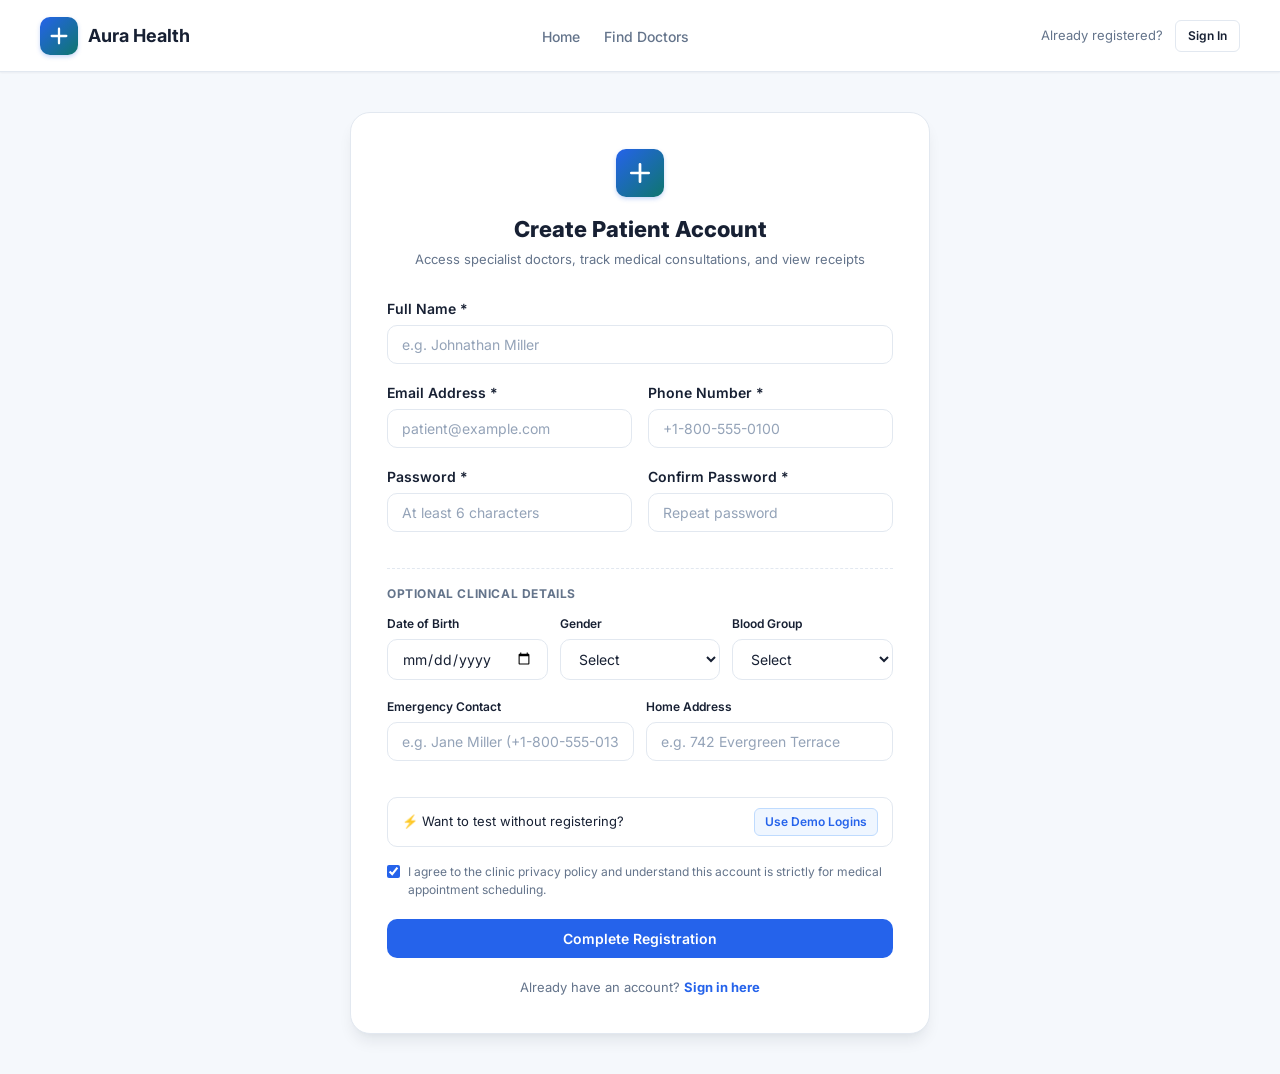
<file: frontend/register.html>
<!DOCTYPE html>
<html lang="en">
<head>
  <meta charset="UTF-8">
  <meta name="viewport" content="width=device-width, initial-scale=1.0">
  <title>Patient Registration - Doctor Availability & Scheduling System</title>
  <link rel="stylesheet" href="css/theme.css">
  <link rel="stylesheet" href="css/components.css">
  <link rel="stylesheet" href="css/style.css">
  <link rel="preconnect" href="https://fonts.googleapis.com">
  <link rel="preconnect" href="https://fonts.gstatic.com" crossorigin>
  <link href="https://fonts.googleapis.com/css2?family=Inter:wght@400;500;600;700;800&display=swap" rel="stylesheet">
</head>
<body style="background-color: var(--bg-main);">

  <nav class="navbar">
    <div class="container nav-container">
      <a href="index.html" class="navbar-brand">
        <div class="brand-icon">
          <svg width="22" height="22" fill="none" stroke="currentColor" viewBox="0 0 24 24"><path stroke-linecap="round" stroke-linejoin="round" stroke-width="2.5" d="M12 4v16m8-8H4"></path></svg>
        </div>
        <span>Aura Health</span>
      </a>

      <ul class="navbar-nav">
        <li><a href="index.html" class="nav-link">Home</a></li>
        <li><a href="doctors.html" class="nav-link">Find Doctors</a></li>
      </ul>

      <div class="navbar-actions">
        <span style="font-size:13px;color:var(--text-secondary);">Already registered?</span>
        <a href="login.html" class="btn btn-outline btn-sm">Sign In</a>
      </div>
    </div>
  </nav>

  <main class="auth-wrapper" style="padding: 40px 16px;">
    <div class="auth-card" style="max-width: 580px;">
      <div class="auth-header">
        <div class="brand-icon" style="margin: 0 auto 16px; width:48px; height:48px;">
          <svg width="26" height="26" fill="none" stroke="currentColor" viewBox="0 0 24 24"><path stroke-linecap="round" stroke-linejoin="round" stroke-width="2.5" d="M12 4v16m8-8H4"></path></svg>
        </div>
        <h2 style="font-size: 22px; font-weight: 800; color: var(--text-main);">Create Patient Account</h2>
        <p style="font-size: 13px; color: var(--text-secondary); margin-top: 4px;">
          Access specialist doctors, track medical consultations, and view receipts
        </p>
      </div>

      <div id="register-error-alert" style="display:none; padding:12px; border-radius:var(--radius-md); background:var(--status-error-bg); color:var(--status-error); font-size:13px; margin-bottom:16px;"></div>

      <form id="register-form">
        <div class="form-group">
          <label for="reg-name" class="form-label">Full Name *</label>
          <input type="text" id="reg-name" class="form-control" placeholder="e.g. Johnathan Miller" required>
        </div>

        <div style="display:grid; grid-template-columns: 1fr 1fr; gap:16px;">
          <div class="form-group">
            <label for="reg-email" class="form-label">Email Address *</label>
            <input type="email" id="reg-email" class="form-control" placeholder="patient@example.com" required>
          </div>
          <div class="form-group">
            <label for="reg-phone" class="form-label">Phone Number *</label>
            <input type="tel" id="reg-phone" class="form-control" placeholder="+1-800-555-0100" required>
          </div>
        </div>

        <div style="display:grid; grid-template-columns: 1fr 1fr; gap:16px;">
          <div class="form-group">
            <label for="reg-password" class="form-label">Password *</label>
            <input type="password" id="reg-password" class="form-control" placeholder="At least 6 characters" minlength="6" required>
          </div>
          <div class="form-group">
            <label for="reg-confirm-password" class="form-label">Confirm Password *</label>
            <input type="password" id="reg-confirm-password" class="form-control" placeholder="Repeat password" minlength="6" required>
          </div>
        </div>

        <div style="border-top:1px dashed var(--border-color); margin:18px 0; padding-top:16px;">
          <span style="font-size:12px; font-weight:700; color:var(--text-secondary); text-transform:uppercase; letter-spacing:0.05em; display:block; margin-bottom:12px;">
            Optional Clinical Details
          </span>

          <div style="display:grid; grid-template-columns: 1fr 1fr 1fr; gap:12px;">
            <div class="form-group">
              <label for="reg-dob" class="form-label" style="font-size:12px;">Date of Birth</label>
              <input type="date" id="reg-dob" class="form-control">
            </div>
            <div class="form-group">
              <label for="reg-gender" class="form-label" style="font-size:12px;">Gender</label>
              <select id="reg-gender" class="form-select">
                <option value="">Select</option>
                <option value="Male">Male</option>
                <option value="Female">Female</option>
                <option value="Other">Other</option>
              </select>
            </div>
            <div class="form-group">
              <label for="reg-blood" class="form-label" style="font-size:12px;">Blood Group</label>
              <select id="reg-blood" class="form-select">
                <option value="">Select</option>
                <option value="A+">A+</option>
                <option value="A-">A-</option>
                <option value="B+">B+</option>
                <option value="B-">B-</option>
                <option value="AB+">AB+</option>
                <option value="AB-">AB-</option>
                <option value="O+">O+</option>
                <option value="O-">O-</option>
              </select>
            </div>
          </div>

          <div style="display:grid; grid-template-columns: 1fr 1fr; gap:12px;">
            <div class="form-group">
              <label for="reg-emergency" class="form-label" style="font-size:12px;">Emergency Contact</label>
              <input type="text" id="reg-emergency" class="form-control" placeholder="e.g. Jane Miller (+1-800-555-0131)">
            </div>
            <div class="form-group">
              <label for="reg-address" class="form-label" style="font-size:12px;">Home Address</label>
              <input type="text" id="reg-address" class="form-control" placeholder="e.g. 742 Evergreen Terrace">
            </div>
          </div>
        </div>

        <!-- Quick Demo Callout -->
        <div style="background:var(--primary-subtle); border:1px solid var(--border-color); border-radius:var(--radius-md); padding:10px 14px; margin-bottom:16px; font-size:13px; display:flex; align-items:center; justify-content:space-between; gap:10px;">
          <span>⚡ Want to test without registering?</span>
          <a href="login.html" class="btn btn-secondary btn-sm" style="font-size:12px; padding:4px 10px;">Use Demo Logins</a>
        </div>

        <div style="margin-bottom:20px; font-size:12px; color:var(--text-secondary);">
          <label style="display:flex; align-items:flex-start; gap:8px; cursor:pointer;">
            <input type="checkbox" required checked style="accent-color:var(--primary-brand); margin-top:2px;">
            <span>I agree to the clinic privacy policy and understand this account is strictly for medical appointment scheduling.</span>
          </label>
        </div>

        <button type="submit" id="register-btn" class="btn btn-primary" style="width:100%;">
          Complete Registration
        </button>
      </form>

      <div style="text-align:center;margin-top:20px;font-size:13px;color:var(--text-secondary);">
        Already have an account? <a href="login.html" style="font-weight:700;">Sign in here</a>
      </div>
    </div>
  </main>

  <script src="js/api.js"></script>
  <script src="js/auth.js"></script>
</body>
</html>
</file>
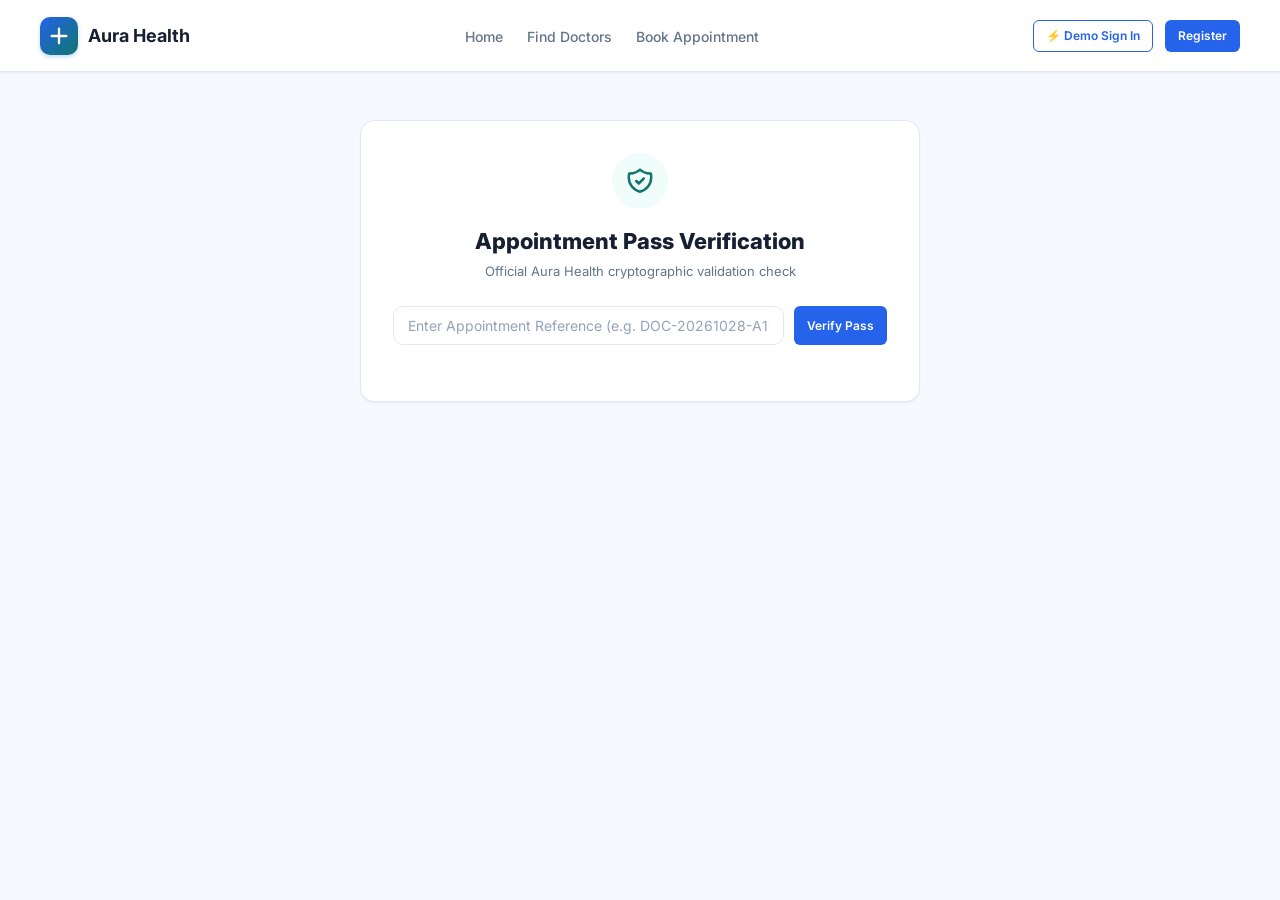
<file: frontend/verify-receipt.html>
<!DOCTYPE html>
<html lang="en">
<head>
  <meta charset="UTF-8">
  <meta name="viewport" content="width=device-width, initial-scale=1.0">
  <title>Verify Appointment Receipt - Aura Health</title>
  <link rel="stylesheet" href="css/theme.css">
  <link rel="stylesheet" href="css/components.css">
  <link rel="stylesheet" href="css/style.css">
  <link rel="preconnect" href="https://fonts.googleapis.com">
  <link rel="preconnect" href="https://fonts.gstatic.com" crossorigin>
  <link href="https://fonts.googleapis.com/css2?family=Inter:wght@400;500;600;700;800&display=swap" rel="stylesheet">
</head>
<body style="background-color: var(--bg-main);">

  <nav class="navbar">
    <div class="container nav-container">
      <a href="index.html" class="navbar-brand">
        <div class="brand-icon">
          <svg width="22" height="22" fill="none" stroke="currentColor" viewBox="0 0 24 24"><path stroke-linecap="round" stroke-linejoin="round" stroke-width="2.5" d="M12 4v16m8-8H4"></path></svg>
        </div>
        <span>Aura Health</span>
      </a>

      <ul class="navbar-nav">
        <li><a href="index.html" class="nav-link">Home</a></li>
        <li><a href="doctors.html" class="nav-link">Find Doctors</a></li>
        <li><a href="booking.html" class="nav-link">Book Appointment</a></li>
      </ul>

      <div class="navbar-actions" id="nav-auth-actions"></div>
    </div>
  </nav>

  <main style="padding: 48px 0 64px;">
    <div class="container" style="max-width: 600px;">
      <div class="card" style="padding: 32px; text-align: center;">

        <div style="width:56px;height:56px;border-radius:50%;background:var(--surface-light-teal);color:var(--healthcare-teal);display:flex;align-items:center;justify-content:center;margin:0 auto 16px;">
          <svg width="30" height="30" fill="none" stroke="currentColor" viewBox="0 0 24 24"><path stroke-linecap="round" stroke-linejoin="round" stroke-width="2" d="M9 12l2 2 4-4m5.618-4.016A11.955 11.955 0 0112 2.944a11.955 11.955 0 01-8.618 3.04A12.02 12.02 0 003 9c0 5.591 3.824 10.29 9 11.622 5.176-1.332 9-6.03 9-11.622 0-1.042-.133-2.052-.382-3.016z"></path></svg>
        </div>

        <h1 style="font-size: 22px; font-weight: 800; color: var(--text-main);">Appointment Pass Verification</h1>
        <p style="font-size: 13px; color: var(--text-secondary); margin-top: 4px; margin-bottom: 24px;">
          Official Aura Health cryptographic validation check
        </p>

        <!-- Search / Ref input -->
        <div style="display:flex; gap:10px; margin-bottom: 24px;">
          <input type="text" id="verify-ref-input" class="form-control" placeholder="Enter Appointment Reference (e.g. DOC-20261028-A101)">
          <button id="verify-btn" class="btn btn-primary btn-sm">Verify Pass</button>
        </div>

        <div id="verify-result-box" style="display:none; text-align:left; background:var(--bg-main); border:1px solid var(--border-color); border-radius:var(--radius-lg); padding:20px;">
          <!-- Result rendered here -->
        </div>

        <div id="verify-error-box" style="display:none; padding:16px; border-radius:var(--radius-md); background:var(--status-error-bg); color:var(--status-error); font-size:13px; text-align:center;">
          Appointment reference not found or invalid.
        </div>
      </div>
    </div>
  </main>

  <script src="js/api.js"></script>
  <script src="js/auth.js"></script>
  <script>
    document.addEventListener('DOMContentLoaded', () => {
      const urlParams = new URLSearchParams(window.location.search);
      const ref = urlParams.get('ref');
      if (ref) {
        document.getElementById('verify-ref-input').value = ref;
        performVerification(ref);
      }

      document.getElementById('verify-btn').addEventListener('click', () => {
        const val = document.getElementById('verify-ref-input').value.trim();
        if (val) performVerification(val);
      });
    });

    async function performVerification(ref) {
      const resBox = document.getElementById('verify-result-box');
      const errBox = document.getElementById('verify-error-box');

      resBox.style.display = 'none';
      errBox.style.display = 'none';

      try {
        const data = await Api.get(`/appointments/verify/${encodeURIComponent(ref)}`);
        resBox.innerHTML = `
          <div style="display:flex;align-items:center;gap:10px;margin-bottom:14px;">
            <div style="width:28px;height:28px;border-radius:50%;background:var(--status-success-bg);color:var(--status-success);display:flex;align-items:center;justify-content:center;font-weight:700;">✓</div>
            <strong style="color:var(--status-success);font-size:15px;">Valid Official Appointment Document</strong>
          </div>
          <div style="display:grid;grid-template-columns:1fr 1fr;gap:12px;font-size:13px;">
            <div>
              <span style="color:var(--text-secondary);display:block;font-size:11px;">REFERENCE</span>
              <strong>${escapeHtml(data.reference)}</strong>
            </div>
            <div>
              <span style="color:var(--text-secondary);display:block;font-size:11px;">STATUS</span>
              ${Api.getStatusBadge(data.status)}
            </div>
            <div>
              <span style="color:var(--text-secondary);display:block;font-size:11px;">DOCTOR</span>
              <strong>${escapeHtml(data.doctorName)}</strong>
            </div>
            <div>
              <span style="color:var(--text-secondary);display:block;font-size:11px;">SPECIALIZATION</span>
              <strong>${escapeHtml(data.specialization)}</strong>
            </div>
            <div>
              <span style="color:var(--text-secondary);display:block;font-size:11px;">SCHEDULED DATE</span>
              <strong>${escapeHtml(data.appointmentDate)}</strong>
            </div>
            <div>
              <span style="color:var(--text-secondary);display:block;font-size:11px;">TIME SLOT</span>
              <strong>${escapeHtml(data.timeSlot)}</strong>
            </div>
          </div>
        `;
        resBox.style.display = 'block';
      } catch (err) {
        errBox.textContent = 'Verification check failed: ' + err.message;
        errBox.style.display = 'block';
      }
    }

    function escapeHtml(str) {
      if (!str) return '';
      return str.replace(/&/g, "&amp;").replace(/</g, "&lt;").replace(/>/g, "&gt;");
    }
  </script>
</body>
</html>
</file>
<file: frontend/css/theme.css>
/* ====================================================================
   DOCTOR AVAILABILITY & SCHEDULING SYSTEM
   PREMIUM LIGHT THEME DESIGN SYSTEM (theme.css)
   Strict Light Healthcare SaaS Theme - No Dark Mode
   ==================================================================== */

:root {
  /* Color Palette - Exactly matching requirements */
  --bg-main: #F5F8FC;
  --bg-card: #FFFFFF;
  --primary-brand: #2563EB;
  --secondary-blue: #3B82F6;
  --healthcare-teal: #0F766E;
  --surface-light-blue: #EFF6FF;
  --surface-light-teal: #F0FDFA;
  --text-main: #172033;
  --text-secondary: #64748B;
  --border-color: #E2E8F0;

  /* Status Colors */
  --status-success: #15803D;
  --status-success-bg: #DCFCE7;
  --status-warning: #B45309;
  --status-warning-bg: #FEF3C7;
  --status-error: #B91C1C;
  --status-error-bg: #FEE2E2;
  --status-info: #1D4ED8;
  --status-info-bg: #DBEAFE;

  /* Typography */
  --font-family: 'Inter', -apple-system, BlinkMacSystemFont, "Segoe UI", Roboto, Helvetica, Arial, sans-serif;
  --font-size-xs: 0.75rem;     /* 12px */
  --font-size-sm: 0.875rem;    /* 14px */
  --font-size-base: 1rem;      /* 16px */
  --font-size-lg: 1.125rem;    /* 18px */
  --font-size-xl: 1.25rem;     /* 20px */
  --font-size-2xl: 1.5rem;     /* 24px */
  --font-size-3xl: 1.875rem;   /* 30px */
  --font-size-4xl: 2.25rem;    /* 36px */

  /* Shadows */
  --shadow-sm: 0 1px 2px 0 rgba(15, 23, 42, 0.05);
  --shadow-md: 0 4px 6px -1px rgba(15, 23, 42, 0.07), 0 2px 4px -2px rgba(15, 23, 42, 0.05);
  --shadow-lg: 0 10px 15px -3px rgba(15, 23, 42, 0.08), 0 4px 6px -4px rgba(15, 23, 42, 0.04);
  --shadow-xl: 0 20px 25px -5px rgba(15, 23, 42, 0.08), 0 8px 10px -6px rgba(15, 23, 42, 0.04);

  /* Radius */
  --radius-sm: 6px;
  --radius-md: 10px;
  --radius-lg: 14px;
  --radius-xl: 20px;
  --radius-full: 9999px;

  /* Transitions */
  --transition-fast: 150ms cubic-bezier(0.4, 0, 0.2, 1);
  --transition-normal: 250ms cubic-bezier(0.4, 0, 0.2, 1);
}

*, *::before, *::after {
  box-sizing: border-box;
  margin: 0;
  padding: 0;
}

body {
  font-family: var(--font-family);
  background-color: var(--bg-main);
  color: var(--text-main);
  line-height: 1.5;
  -webkit-font-smoothing: antialiased;
  -moz-osx-font-smoothing: grayscale;
  min-height: 100vh;
  display: flex;
  flex-direction: column;
}

a {
  color: var(--primary-brand);
  text-decoration: none;
  transition: color var(--transition-fast);
}

a:hover {
  color: var(--secondary-blue);
}

button, input, select, textarea {
  font-family: inherit;
  font-size: inherit;
}

/* Container */
.container {
  width: 100%;
  max-width: 1240px;
  margin-left: auto;
  margin-right: auto;
  padding-left: 20px;
  padding-right: 20px;
}

.container-wide {
  width: 100%;
  max-width: 1400px;
  margin-left: auto;
  margin-right: auto;
  padding-left: 24px;
  padding-right: 24px;
}
</file>
<file: frontend/css/components.css>
/* ====================================================================
   DOCTOR AVAILABILITY & SCHEDULING SYSTEM
   REUSABLE UI COMPONENTS (components.css)
   ==================================================================== */

/* --- NAVBAR --- */
.navbar {
  background-color: var(--bg-card);
  border-bottom: 1px solid var(--border-color);
  position: sticky;
  top: 0;
  z-index: 50;
  height: 72px;
  display: flex;
  align-items: center;
  box-shadow: var(--shadow-sm);
}

.navbar .nav-container {
  display: flex;
  align-items: center;
  justify-content: space-between;
  width: 100%;
}

.navbar-brand {
  display: flex;
  align-items: center;
  gap: 10px;
  font-weight: 700;
  font-size: var(--font-size-lg);
  color: var(--text-main);
  text-decoration: none;
}

.brand-icon {
  width: 38px;
  height: 38px;
  background: linear-gradient(135deg, var(--primary-brand), var(--healthcare-teal));
  border-radius: var(--radius-md);
  display: flex;
  align-items: center;
  justify-content: center;
  color: #FFFFFF;
  box-shadow: 0 2px 4px rgba(37, 99, 235, 0.25);
}

.navbar-nav {
  display: flex;
  align-items: center;
  gap: 24px;
  list-style: none;
}

.nav-link {
  font-weight: 500;
  font-size: var(--font-size-sm);
  color: var(--text-secondary);
  transition: color var(--transition-fast);
  padding: 6px 0;
}

.nav-link:hover, .nav-link.active {
  color: var(--primary-brand);
}

.navbar-actions {
  display: flex;
  align-items: center;
  gap: 12px;
}

/* --- BUTTONS --- */
.btn {
  display: inline-flex;
  align-items: center;
  justify-content: center;
  gap: 8px;
  font-weight: 600;
  font-size: var(--font-size-sm);
  padding: 10px 18px;
  border-radius: var(--radius-md);
  border: 1px solid transparent;
  cursor: pointer;
  transition: all var(--transition-fast);
  text-decoration: none;
  white-space: nowrap;
}

.btn:disabled {
  opacity: 0.6;
  cursor: not-allowed;
}

.btn-primary {
  background-color: var(--primary-brand);
  color: #FFFFFF;
}

.btn-primary:hover:not(:disabled) {
  background-color: #1D4ED8;
  box-shadow: 0 4px 8px rgba(37, 99, 235, 0.25);
  color: #FFFFFF;
}

.btn-secondary {
  background-color: var(--surface-light-blue);
  color: var(--primary-brand);
  border-color: #BFDBFE;
}

.btn-secondary:hover:not(:disabled) {
  background-color: #DBEAFE;
}

.btn-teal {
  background-color: var(--healthcare-teal);
  color: #FFFFFF;
}

.btn-teal:hover:not(:disabled) {
  background-color: #0D655E;
  color: #FFFFFF;
}

.btn-outline {
  background-color: #FFFFFF;
  border-color: var(--border-color);
  color: var(--text-main);
}

.btn-outline:hover:not(:disabled) {
  background-color: var(--surface-light-blue);
  border-color: #BFDBFE;
  color: var(--primary-brand);
}

.btn-danger {
  background-color: var(--status-error);
  color: #FFFFFF;
}

.btn-danger:hover:not(:disabled) {
  background-color: #991B1B;
  color: #FFFFFF;
}

.btn-sm {
  padding: 6px 12px;
  font-size: var(--font-size-xs);
  border-radius: var(--radius-sm);
}

.btn-lg {
  padding: 14px 24px;
  font-size: var(--font-size-base);
  border-radius: var(--radius-lg);
}

/* --- CARDS --- */
.card {
  background-color: var(--bg-card);
  border: 1px solid var(--border-color);
  border-radius: var(--radius-lg);
  box-shadow: var(--shadow-sm);
  transition: box-shadow var(--transition-fast), transform var(--transition-fast);
  overflow: hidden;
}

.card-hover:hover {
  box-shadow: var(--shadow-md);
  transform: translateY(-2px);
}

.card-header {
  padding: 20px 24px;
  border-bottom: 1px solid var(--border-color);
  display: flex;
  align-items: center;
  justify-content: space-between;
}

.card-title {
  font-size: var(--font-size-lg);
  font-weight: 700;
  color: var(--text-main);
}

.card-body {
  padding: 24px;
}

.card-footer {
  padding: 16px 24px;
  background-color: #FAFCFF;
  border-top: 1px solid var(--border-color);
}

/* --- STATS KPI CARDS --- */
.stat-grid {
  display: grid;
  grid-template-columns: repeat(auto-fit, minmax(220px, 1fr));
  gap: 20px;
  margin-bottom: 28px;
}

.stat-card {
  background-color: var(--bg-card);
  border: 1px solid var(--border-color);
  border-radius: var(--radius-lg);
  padding: 20px;
  display: flex;
  align-items: center;
  gap: 16px;
  box-shadow: var(--shadow-sm);
}

.stat-icon-wrapper {
  width: 52px;
  height: 52px;
  border-radius: var(--radius-md);
  display: flex;
  align-items: center;
  justify-content: center;
  flex-shrink: 0;
}

.stat-icon-blue { background-color: var(--surface-light-blue); color: var(--primary-brand); }
.stat-icon-teal { background-color: var(--surface-light-teal); color: var(--healthcare-teal); }
.stat-icon-amber { background-color: var(--status-warning-bg); color: var(--status-warning); }
.stat-icon-red { background-color: var(--status-error-bg); color: var(--status-error); }
.stat-icon-green { background-color: var(--status-success-bg); color: var(--status-success); }

.stat-info {
  display: flex;
  flex-direction: column;
}

.stat-value {
  font-size: var(--font-size-2xl);
  font-weight: 800;
  color: var(--text-main);
  line-height: 1.2;
}

.stat-label {
  font-size: var(--font-size-xs);
  font-weight: 600;
  text-transform: uppercase;
  letter-spacing: 0.05em;
  color: var(--text-secondary);
  margin-top: 4px;
}

/* --- BADGES --- */
.badge {
  display: inline-flex;
  align-items: center;
  gap: 6px;
  padding: 4px 10px;
  border-radius: var(--radius-full);
  font-size: var(--font-size-xs);
  font-weight: 600;
  line-height: 1.2;
}

.badge-dot {
  width: 6px;
  height: 6px;
  border-radius: 50%;
}

.badge-confirmed { background-color: var(--status-success-bg); color: var(--status-success); }
.badge-confirmed .badge-dot { background-color: var(--status-success); }

.badge-pending { background-color: var(--status-warning-bg); color: var(--status-warning); }
.badge-pending .badge-dot { background-color: var(--status-warning); }

.badge-checked-in { background-color: #CCFBF1; color: var(--healthcare-teal); }
.badge-checked-in .badge-dot { background-color: var(--healthcare-teal); }

.badge-in-progress { background-color: var(--surface-light-blue); color: var(--primary-brand); }
.badge-in-progress .badge-dot { background-color: var(--primary-brand); }

.badge-completed { background-color: #F0FDFA; color: #0D655E; border: 1px solid #CCFBF1; }
.badge-completed .badge-dot { background-color: #0D655E; }

.badge-cancelled { background-color: var(--status-error-bg); color: var(--status-error); }
.badge-cancelled .badge-dot { background-color: var(--status-error); }

.badge-no-show { background-color: #F1F5F9; color: #475569; }
.badge-no-show .badge-dot { background-color: #64748B; }

/* --- FORMS --- */
.form-group {
  margin-bottom: 18px;
}

.form-label {
  display: block;
  font-size: var(--font-size-sm);
  font-weight: 600;
  color: var(--text-main);
  margin-bottom: 6px;
}

.form-control, .form-select {
  width: 100%;
  padding: 10px 14px;
  border: 1px solid var(--border-color);
  border-radius: var(--radius-md);
  background-color: #FFFFFF;
  color: var(--text-main);
  font-size: var(--font-size-sm);
  transition: border-color var(--transition-fast), box-shadow var(--transition-fast);
}

.form-control:focus, .form-select:focus {
  outline: none;
  border-color: var(--primary-brand);
  box-shadow: 0 0 0 3px rgba(37, 99, 235, 0.15);
}

.form-control::placeholder {
  color: #94A3B8;
}

.form-helper {
  font-size: var(--font-size-xs);
  color: var(--text-secondary);
  margin-top: 4px;
}

.form-error {
  font-size: var(--font-size-xs);
  color: var(--status-error);
  margin-top: 4px;
}

/* --- TABLES --- */
.table-responsive {
  width: 100%;
  overflow-x: auto;
}

.table {
  width: 100%;
  border-collapse: collapse;
  text-align: left;
}

.table th {
  background-color: #F8FAFC;
  padding: 12px 16px;
  font-size: var(--font-size-xs);
  font-weight: 700;
  color: var(--text-secondary);
  text-transform: uppercase;
  letter-spacing: 0.05em;
  border-bottom: 1px solid var(--border-color);
}

.table td {
  padding: 14px 16px;
  font-size: var(--font-size-sm);
  color: var(--text-main);
  border-bottom: 1px solid var(--border-color);
  vertical-align: middle;
}

.table-hover tbody tr:hover {
  background-color: #F8FAFC;
}

/* --- TABS --- */
.tabs {
  display: flex;
  gap: 8px;
  border-bottom: 1px solid var(--border-color);
  margin-bottom: 24px;
}

.tab-btn {
  padding: 12px 18px;
  font-size: var(--font-size-sm);
  font-weight: 600;
  color: var(--text-secondary);
  background: none;
  border: none;
  border-bottom: 2px solid transparent;
  cursor: pointer;
  transition: all var(--transition-fast);
}

.tab-btn:hover {
  color: var(--primary-brand);
}

.tab-btn.active {
  color: var(--primary-brand);
  border-bottom-color: var(--primary-brand);
}

/* --- MODALS --- */
.modal-backdrop {
  position: fixed;
  inset: 0;
  background-color: rgba(15, 23, 42, 0.45);
  backdrop-filter: blur(4px);
  z-index: 100;
  display: none;
  align-items: center;
  justify-content: center;
  padding: 20px;
}

.modal-backdrop.active {
  display: flex;
}

.modal {
  background-color: #FFFFFF;
  border-radius: var(--radius-xl);
  box-shadow: var(--shadow-xl);
  width: 100%;
  max-width: 580px;
  max-height: 90vh;
  overflow-y: auto;
  animation: modalIn 200ms ease-out forwards;
}

@keyframes modalIn {
  from { opacity: 0; transform: scale(0.96); }
  to { opacity: 1; transform: scale(1); }
}

.modal-header {
  padding: 20px 24px;
  border-bottom: 1px solid var(--border-color);
  display: flex;
  align-items: center;
  justify-content: space-between;
}

.modal-close {
  background: none;
  border: none;
  font-size: 24px;
  line-height: 1;
  color: var(--text-secondary);
  cursor: pointer;
}

.modal-close:hover {
  color: var(--text-main);
}

.modal-body {
  padding: 24px;
}

.modal-footer {
  padding: 16px 24px;
  border-top: 1px solid var(--border-color);
  background-color: #FAFCFF;
  display: flex;
  align-items: center;
  justify-content: flex-end;
  gap: 12px;
}

/* --- TOAST NOTIFICATIONS --- */
.toast-container {
  position: fixed;
  bottom: 24px;
  right: 24px;
  z-index: 999;
  display: flex;
  flex-direction: column;
  gap: 10px;
}

.toast {
  background-color: #FFFFFF;
  border: 1px solid var(--border-color);
  border-radius: var(--radius-md);
  padding: 14px 20px;
  box-shadow: var(--shadow-lg);
  display: flex;
  align-items: center;
  gap: 12px;
  font-size: var(--font-size-sm);
  font-weight: 500;
  min-width: 300px;
  max-width: 440px;
  animation: toastIn 200ms ease-out forwards;
}

@keyframes toastIn {
  from { opacity: 0; transform: translateY(12px); }
  to { opacity: 1; transform: translateY(0); }
}

.toast-success { border-left: 4px solid var(--status-success); }
.toast-error { border-left: 4px solid var(--status-error); }
.toast-info { border-left: 4px solid var(--primary-brand); }

/* --- SKELETON LOADERS --- */
.skeleton {
  background: linear-gradient(90deg, #E2E8F0 25%, #EDF2F7 50%, #E2E8F0 75%);
  background-size: 200% 100%;
  animation: shimmer 1.5s infinite;
  border-radius: var(--radius-sm);
}

@keyframes shimmer {
  0% { background-position: 200% 0; }
  100% { background-position: -200% 0; }
}

.skeleton-text { height: 16px; margin-bottom: 8px; width: 100%; }
.skeleton-title { height: 24px; margin-bottom: 12px; width: 60%; }
.skeleton-circle { width: 48px; height: 48px; border-radius: 50%; }

/* --- EMPTY STATE --- */
.empty-state {
  text-align: center;
  padding: 48px 24px;
  display: flex;
  flex-direction: column;
  align-items: center;
}

.empty-state-icon {
  width: 64px;
  height: 64px;
  border-radius: 50%;
  background-color: var(--surface-light-blue);
  color: var(--primary-brand);
  display: flex;
  align-items: center;
  justify-content: center;
  margin-bottom: 16px;
}

.empty-state-title {
  font-size: var(--font-size-lg);
  font-weight: 700;
  color: var(--text-main);
  margin-bottom: 6px;
}

.empty-state-desc {
  font-size: var(--font-size-sm);
  color: var(--text-secondary);
  max-width: 400px;
  margin-bottom: 20px;
}
</file>
<file: frontend/css/style.css>
/* ====================================================================
   DOCTOR AVAILABILITY & SCHEDULING SYSTEM
   PAGE SPECIFIC STYLES (style.css)
   ==================================================================== */

/* --- HERO SECTION (Landing) --- */
.hero-section {
  padding: 64px 0 48px;
  background: linear-gradient(180deg, #FFFFFF 0%, var(--bg-main) 100%);
  border-bottom: 1px solid var(--border-color);
  text-align: center;
}

.hero-badge {
  display: inline-flex;
  align-items: center;
  gap: 8px;
  background-color: var(--surface-light-blue);
  color: var(--primary-brand);
  padding: 6px 14px;
  border-radius: var(--radius-full);
  font-size: var(--font-size-xs);
  font-weight: 700;
  text-transform: uppercase;
  letter-spacing: 0.05em;
  margin-bottom: 18px;
  border: 1px solid #BFDBFE;
}

.hero-title {
  font-size: var(--font-size-4xl);
  font-weight: 800;
  color: var(--text-main);
  line-height: 1.2;
  margin-bottom: 16px;
  max-width: 800px;
  margin-left: auto;
  margin-right: auto;
}

.hero-title span {
  color: var(--primary-brand);
}

.hero-subtitle {
  font-size: var(--font-size-lg);
  color: var(--text-secondary);
  max-width: 640px;
  margin-left: auto;
  margin-right: auto;
  margin-bottom: 32px;
}

/* Hero Quick Search Box */
.search-box-card {
  background-color: #FFFFFF;
  border: 1px solid var(--border-color);
  border-radius: var(--radius-xl);
  padding: 12px;
  box-shadow: var(--shadow-lg);
  max-width: 860px;
  margin: 0 auto;
  display: flex;
  gap: 12px;
  flex-wrap: wrap;
}

.search-field {
  flex: 1;
  min-width: 200px;
}

/* --- SPECIALIZATIONS CAROUSEL/GRID --- */
.spec-grid {
  display: grid;
  grid-template-columns: repeat(auto-fill, minmax(180px, 1fr));
  gap: 16px;
  margin-top: 24px;
}

.spec-card {
  background-color: #FFFFFF;
  border: 1px solid var(--border-color);
  border-radius: var(--radius-lg);
  padding: 20px 16px;
  text-align: center;
  cursor: pointer;
  transition: all var(--transition-fast);
  display: flex;
  flex-direction: column;
  align-items: center;
}

.spec-card:hover, .spec-card.active {
  border-color: var(--primary-brand);
  background-color: var(--surface-light-blue);
  box-shadow: var(--shadow-sm);
  transform: translateY(-2px);
}

.spec-icon-box {
  width: 48px;
  height: 48px;
  border-radius: var(--radius-md);
  background-color: var(--surface-light-teal);
  color: var(--healthcare-teal);
  display: flex;
  align-items: center;
  justify-content: center;
  margin-bottom: 12px;
}

.spec-card:hover .spec-icon-box {
  background-color: var(--primary-brand);
  color: #FFFFFF;
}

.spec-name {
  font-weight: 700;
  font-size: var(--font-size-sm);
  color: var(--text-main);
}

/* --- DOCTORS DIRECTORY GRID --- */
.doctor-grid {
  display: grid;
  grid-template-columns: repeat(auto-fill, minmax(320px, 1fr));
  gap: 24px;
}

.doctor-card {
  background-color: #FFFFFF;
  border: 1px solid var(--border-color);
  border-radius: var(--radius-xl);
  overflow: hidden;
  box-shadow: var(--shadow-sm);
  display: flex;
  flex-direction: column;
  transition: all var(--transition-fast);
}

.doctor-card:hover {
  box-shadow: var(--shadow-lg);
  transform: translateY(-3px);
  border-color: #BFDBFE;
}

.doctor-card-top {
  padding: 20px;
  display: flex;
  gap: 16px;
  align-items: flex-start;
  border-bottom: 1px solid #F1F5F9;
}

.doctor-avatar {
  width: 72px;
  height: 72px;
  border-radius: var(--radius-lg);
  object-fit: cover;
  background-color: var(--surface-light-blue);
  border: 2px solid #DBEAFE;
  flex-shrink: 0;
}

.doctor-card-info {
  flex: 1;
}

.doctor-name {
  font-size: var(--font-size-base);
  font-weight: 700;
  color: var(--text-main);
  line-height: 1.3;
}

.doctor-spec {
  display: inline-block;
  font-size: var(--font-size-xs);
  font-weight: 600;
  color: var(--healthcare-teal);
  background-color: var(--surface-light-teal);
  padding: 2px 8px;
  border-radius: var(--radius-sm);
  margin-top: 4px;
}

.doctor-qual {
  font-size: var(--font-size-xs);
  color: var(--text-secondary);
  margin-top: 4px;
}

.doctor-card-body {
  padding: 16px 20px;
  flex: 1;
}

.doctor-bio {
  font-size: var(--font-size-xs);
  color: var(--text-secondary);
  line-height: 1.5;
  display: -webkit-box;
  -webkit-line-clamp: 2;
  -webkit-box-orient: vertical;
  overflow: hidden;
  margin-bottom: 12px;
}

.doctor-meta-row {
  display: flex;
  justify-content: space-between;
  align-items: center;
  padding: 8px 12px;
  background-color: #F8FAFC;
  border-radius: var(--radius-md);
  font-size: var(--font-size-xs);
}

.doctor-fee {
  font-weight: 800;
  color: var(--primary-brand);
  font-size: var(--font-size-sm);
}

.doctor-card-footer {
  padding: 16px 20px;
  background-color: #FAFCFF;
  border-top: 1px solid var(--border-color);
  display: flex;
  gap: 10px;
}

/* --- BOOKING WORKFLOW PAGE --- */
.booking-container {
  display: grid;
  grid-template-columns: 1fr 380px;
  gap: 28px;
  margin-top: 32px;
  margin-bottom: 48px;
}

@media (max-width: 900px) {
  .booking-container {
    grid-template-columns: 1fr;
  }
}

.step-indicator {
  display: flex;
  align-items: center;
  justify-content: space-between;
  margin-bottom: 28px;
  position: relative;
}

.step-item {
  display: flex;
  flex-direction: column;
  align-items: center;
  gap: 6px;
  z-index: 1;
}

.step-circle {
  width: 36px;
  height: 36px;
  border-radius: 50%;
  background-color: #FFFFFF;
  border: 2px solid var(--border-color);
  color: var(--text-secondary);
  display: flex;
  align-items: center;
  justify-content: center;
  font-weight: 700;
  font-size: var(--font-size-sm);
  transition: all var(--transition-fast);
}

.step-item.active .step-circle {
  border-color: var(--primary-brand);
  background-color: var(--primary-brand);
  color: #FFFFFF;
  box-shadow: 0 0 0 4px rgba(37, 99, 235, 0.15);
}

.step-item.completed .step-circle {
  border-color: var(--healthcare-teal);
  background-color: var(--healthcare-teal);
  color: #FFFFFF;
}

.step-label {
  font-size: var(--font-size-xs);
  font-weight: 600;
  color: var(--text-secondary);
}

.step-item.active .step-label {
  color: var(--primary-brand);
}

/* Date Selection Calendar Component */
.calendar-widget {
  background-color: #FFFFFF;
  border: 1px solid var(--border-color);
  border-radius: var(--radius-lg);
  padding: 16px;
}

.calendar-header {
  display: flex;
  justify-content: space-between;
  align-items: center;
  margin-bottom: 14px;
}

.calendar-days-row {
  display: grid;
  grid-template-columns: repeat(7, 1fr);
  gap: 8px;
  margin-bottom: 10px;
  text-align: center;
}

.day-header {
  font-size: var(--font-size-xs);
  font-weight: 700;
  color: var(--text-secondary);
  padding: 6px 0;
}

.calendar-grid {
  display: grid;
  grid-template-columns: repeat(7, 1fr);
  gap: 8px;
}

.calendar-day-btn {
  aspect-ratio: 1;
  display: flex;
  flex-direction: column;
  align-items: center;
  justify-content: center;
  border: 1px solid var(--border-color);
  background-color: #FFFFFF;
  border-radius: var(--radius-md);
  font-weight: 600;
  font-size: var(--font-size-sm);
  color: var(--text-main);
  cursor: pointer;
  transition: all var(--transition-fast);
}

.calendar-day-btn:hover:not(:disabled) {
  border-color: var(--primary-brand);
  background-color: var(--surface-light-blue);
  color: var(--primary-brand);
}

.calendar-day-btn.selected {
  border-color: var(--primary-brand);
  background-color: var(--primary-brand);
  color: #FFFFFF;
}

.calendar-day-btn:disabled {
  background-color: #F8FAFC;
  color: #CBD5E1;
  border-color: #F1F5F9;
  cursor: not-allowed;
}

/* Time Slot Grid */
.slots-grid {
  display: grid;
  grid-template-columns: repeat(auto-fill, minmax(130px, 1fr));
  gap: 10px;
  margin-top: 14px;
}

.slot-btn {
  padding: 10px 8px;
  border: 1px solid var(--border-color);
  background-color: #FFFFFF;
  border-radius: var(--radius-md);
  font-size: var(--font-size-xs);
  font-weight: 600;
  text-align: center;
  color: var(--text-main);
  cursor: pointer;
  transition: all var(--transition-fast);
}

.slot-btn:hover:not(:disabled) {
  border-color: var(--primary-brand);
  background-color: var(--surface-light-blue);
  color: var(--primary-brand);
}

.slot-btn.selected {
  border-color: var(--primary-brand);
  background-color: var(--primary-brand);
  color: #FFFFFF;
  box-shadow: 0 2px 4px rgba(37, 99, 235, 0.25);
}

.slot-btn:disabled {
  background-color: #F8FAFC;
  color: #94A3B8;
  border-color: #E2E8F0;
  cursor: not-allowed;
  text-decoration: line-through;
  opacity: 0.6;
}

/* Booking Summary Card */
.booking-summary-card {
  position: sticky;
  top: 90px;
  background-color: #FFFFFF;
  border: 1px solid var(--border-color);
  border-radius: var(--radius-xl);
  padding: 24px;
  box-shadow: var(--shadow-sm);
}

.summary-doctor-preview {
  display: flex;
  gap: 14px;
  align-items: center;
  padding-bottom: 18px;
  border-bottom: 1px solid var(--border-color);
  margin-bottom: 18px;
}

.summary-item-row {
  display: flex;
  justify-content: space-between;
  margin-bottom: 12px;
  font-size: var(--font-size-sm);
}

.summary-item-label {
  color: var(--text-secondary);
}

.summary-item-value {
  font-weight: 600;
  color: var(--text-main);
  text-align: right;
}

.summary-total-row {
  display: flex;
  justify-content: space-between;
  align-items: center;
  padding-top: 16px;
  border-top: 1px dashed var(--border-color);
  margin-top: 16px;
  margin-bottom: 24px;
}

.summary-total-label {
  font-size: var(--font-size-base);
  font-weight: 700;
  color: var(--text-main);
}

.summary-total-value {
  font-size: var(--font-size-xl);
  font-weight: 800;
  color: var(--primary-brand);
}

/* --- DASHBOARD LAYOUT --- */
.dashboard-layout {
  display: grid;
  grid-template-columns: 260px 1fr;
  min-height: calc(100vh - 72px);
}

@media (max-width: 900px) {
  .dashboard-layout {
    grid-template-columns: 1fr;
  }
}

.dashboard-sidebar {
  background-color: #FFFFFF;
  border-right: 1px solid var(--border-color);
  padding: 24px 16px;
  display: flex;
  flex-direction: column;
  gap: 6px;
}

.sidebar-heading {
  font-size: var(--font-size-xs);
  font-weight: 700;
  text-transform: uppercase;
  color: var(--text-secondary);
  letter-spacing: 0.05em;
  padding: 12px 12px 6px;
}

.sidebar-item {
  display: flex;
  align-items: center;
  gap: 12px;
  padding: 10px 14px;
  border-radius: var(--radius-md);
  font-size: var(--font-size-sm);
  font-weight: 600;
  color: var(--text-secondary);
  transition: all var(--transition-fast);
  cursor: pointer;
  text-decoration: none;
}

.sidebar-item:hover, .sidebar-item.active {
  background-color: var(--surface-light-blue);
  color: var(--primary-brand);
}

.sidebar-item svg {
  width: 18px;
  height: 18px;
  stroke-width: 2;
}

.dashboard-content {
  padding: 32px 36px;
  background-color: var(--bg-main);
  overflow-y: auto;
}

@media (max-width: 640px) {
  .dashboard-content {
    padding: 20px 16px;
  }
}

.dashboard-header {
  display: flex;
  align-items: center;
  justify-content: space-between;
  margin-bottom: 28px;
  flex-wrap: wrap;
  gap: 16px;
}

.dashboard-title {
  font-size: var(--font-size-2xl);
  font-weight: 800;
  color: var(--text-main);
}

.dashboard-subtitle {
  font-size: var(--font-size-sm);
  color: var(--text-secondary);
  margin-top: 2px;
}

/* Auth Cards */
.auth-wrapper {
  min-height: calc(100vh - 72px);
  display: flex;
  align-items: center;
  justify-content: center;
  padding: 32px 16px;
}

.auth-card {
  width: 100%;
  max-width: 480px;
  background-color: #FFFFFF;
  border: 1px solid var(--border-color);
  border-radius: var(--radius-xl);
  padding: 36px;
  box-shadow: var(--shadow-lg);
}

.auth-header {
  text-align: center;
  margin-bottom: 28px;
}

.demo-pills {
  display: flex;
  gap: 8px;
  margin-bottom: 20px;
  background-color: var(--bg-main);
  padding: 6px;
  border-radius: var(--radius-md);
  border: 1px solid var(--border-color);
}

.demo-pill-btn {
  flex: 1;
  padding: 6px 8px;
  border-radius: var(--radius-sm);
  border: none;
  background: transparent;
  font-size: var(--font-size-xs);
  font-weight: 700;
  color: var(--text-secondary);
  cursor: pointer;
  transition: all var(--transition-fast);
}

.demo-pill-btn:hover, .demo-pill-btn.active {
  background-color: #FFFFFF;
  color: var(--primary-brand);
  box-shadow: var(--shadow-sm);
}

/* Appointment action buttons list */
.action-btn-group {
  display: flex;
  align-items: center;
  gap: 6px;
  flex-wrap: wrap;
}
</file>
<file: frontend/css/telemedicine.css>
/**
 * ====================================================================
 * AURA HEALTH - TELEMEDICINE & DIGITAL CLINIC ROOM (telemedicine.css)
 * Premium Healthcare SaaS - Light Theme HD Video Consultation Suite
 * ====================================================================
 */

/* Fullscreen Telehealth Modal Overlay */
.telehealth-modal {
  position: fixed;
  inset: 0;
  background: rgba(15, 23, 42, 0.85);
  backdrop-filter: blur(8px);
  z-index: 2000;
  display: flex;
  align-items: center;
  justify-content: center;
  padding: 16px;
  animation: teleFadeIn 0.25s ease-out;
}

@keyframes teleFadeIn {
  from { opacity: 0; }
  to { opacity: 1; }
}

.telehealth-window {
  width: 100%;
  max-width: 1100px;
  height: 90vh;
  max-height: 740px;
  background: #FFFFFF;
  border-radius: 16px;
  display: flex;
  flex-direction: column;
  overflow: hidden;
  box-shadow: 0 25px 50px -12px rgba(0, 0, 0, 0.35);
  border: 1px solid #CBD5E1;
}

/* Header */
.telehealth-header {
  padding: 14px 20px;
  background: #FFFFFF;
  border-bottom: 1px solid #E2E8F0;
  display: flex;
  align-items: center;
  justify-content: space-between;
  gap: 16px;
}

.telehealth-brand {
  display: flex;
  align-items: center;
  gap: 10px;
}

.telehealth-live-tag {
  display: flex;
  align-items: center;
  gap: 6px;
  background: #FEF2F2;
  color: #B91C1C;
  font-size: 11px;
  font-weight: 800;
  padding: 3px 8px;
  border-radius: 6px;
  border: 1px solid #FCA5A5;
}

.telehealth-pulse-dot {
  width: 8px;
  height: 8px;
  border-radius: 50%;
  background: #EF4444;
  animation: telePulse 1.5s infinite;
}

@keyframes telePulse {
  0% { transform: scale(0.9); opacity: 1; }
  50% { transform: scale(1.3); opacity: 0.5; }
  100% { transform: scale(0.9); opacity: 1; }
}

.telehealth-timer {
  font-family: monospace;
  font-size: 14px;
  font-weight: 700;
  color: #172033;
  background: #F1F5F9;
  padding: 4px 10px;
  border-radius: 8px;
  border: 1px solid #E2E8F0;
}

.telehealth-security-badge {
  font-size: 11px;
  color: #0F766E;
  font-weight: 600;
  display: flex;
  align-items: center;
  gap: 4px;
}

/* Main Body: Stage + Sidebar */
.telehealth-body {
  flex: 1;
  display: flex;
  overflow: hidden;
  position: relative;
  background: #0B1329;
}

/* Video Stage */
.telehealth-stage {
  flex: 1;
  display: grid;
  grid-template-columns: 1fr 1fr;
  gap: 14px;
  padding: 16px;
  position: relative;
  background: #0F172A;
}

.telehealth-video-card {
  position: relative;
  background: #1E293B;
  border-radius: 12px;
  overflow: hidden;
  border: 1px solid #334155;
  display: flex;
  align-items: center;
  justify-content: center;
}

.telehealth-video-element {
  width: 100%;
  height: 100%;
  object-fit: cover;
}

.telehealth-simulated-avatar {
  display: flex;
  flex-direction: column;
  align-items: center;
  gap: 12px;
  color: #94A3B8;
}

.telehealth-feed-badge {
  position: absolute;
  bottom: 12px;
  left: 12px;
  background: rgba(15, 23, 42, 0.75);
  backdrop-filter: blur(4px);
  color: #FFFFFF;
  padding: 4px 10px;
  border-radius: 6px;
  font-size: 12px;
  font-weight: 600;
  display: flex;
  align-items: center;
  gap: 6px;
}

/* Patient Vitals HUD Overlay */
.telehealth-vitals-overlay {
  position: absolute;
  top: 16px;
  left: 16px;
  z-index: 10;
  display: flex;
  gap: 8px;
  flex-wrap: wrap;
  max-width: 90%;
}

.tele-vital-pill {
  background: rgba(15, 23, 42, 0.82);
  backdrop-filter: blur(6px);
  border: 1px solid rgba(255, 255, 255, 0.15);
  border-radius: 8px;
  padding: 6px 10px;
  color: #FFFFFF;
  font-size: 11.5px;
  display: flex;
  align-items: center;
  gap: 6px;
}

.tele-vital-val {
  font-weight: 800;
  color: #38BDF8;
  font-family: monospace;
}

/* In-Call Chat Sidebar */
.telehealth-sidebar {
  width: 320px;
  background: #FFFFFF;
  border-left: 1px solid #E2E8F0;
  display: flex;
  flex-direction: column;
  transition: width 0.25s ease;
}

.telehealth-sidebar.hidden {
  display: none;
}

.tele-sidebar-header {
  padding: 12px 16px;
  background: #F8FAFC;
  border-bottom: 1px solid #E2E8F0;
  font-size: 13px;
  font-weight: 700;
  color: #172033;
  display: flex;
  justify-content: space-between;
  align-items: center;
}

.tele-chat-stream {
  flex: 1;
  overflow-y: auto;
  padding: 12px;
  display: flex;
  flex-direction: column;
  gap: 10px;
  background: #F8FAFC;
}

.tele-chat-msg {
  padding: 8px 12px;
  border-radius: 10px;
  font-size: 12px;
  line-height: 1.4;
  max-width: 90%;
}

.tele-chat-msg.mine {
  background: #EFF6FF;
  border: 1px solid #BFDBFE;
  color: #1E3A8A;
  align-self: flex-end;
}

.tele-chat-msg.theirs {
  background: #FFFFFF;
  border: 1px solid #E2E8F0;
  color: #172033;
  align-self: flex-start;
}

.tele-chat-form {
  padding: 10px;
  background: #FFFFFF;
  border-top: 1px solid #E2E8F0;
  display: flex;
  gap: 6px;
}

.tele-chat-input {
  flex: 1;
  border: 1px solid #CBD5E1;
  border-radius: 8px;
  padding: 6px 10px;
  font-size: 12px;
  outline: none;
}

/* Bottom Controls Bar */
.telehealth-controls {
  padding: 12px 24px;
  background: #FFFFFF;
  border-top: 1px solid #E2E8F0;
  display: flex;
  align-items: center;
  justify-content: space-between;
}

.tele-ctrl-btn {
  display: flex;
  align-items: center;
  justify-content: center;
  width: 42px;
  height: 42px;
  border-radius: 50%;
  border: 1px solid #CBD5E1;
  background: #FFFFFF;
  color: #334155;
  cursor: pointer;
  transition: all 0.15s ease;
}

.tele-ctrl-btn:hover {
  background: #F1F5F9;
  transform: translateY(-1px);
}

.tele-ctrl-btn.active-off {
  background: #FEE2E2;
  border-color: #F87171;
  color: #B91C1C;
}

.tele-ctrl-end {
  background: #DC2626;
  border-color: #DC2626;
  color: #FFFFFF;
  padding: 0 18px;
  border-radius: 9999px;
  width: auto;
  font-weight: 700;
  font-size: 13px;
  gap: 8px;
}

.tele-ctrl-end:hover {
  background: #B91C1C;
  color: #FFFFFF;
}

/* WhatsApp Reminder Modal */
.wa-modal-card {
  max-width: 500px;
  background: #FFFFFF;
  border-radius: 14px;
  padding: 24px;
  box-shadow: 0 20px 25px -5px rgba(0, 0, 0, 0.2);
  border: 1px solid #E2E8F0;
}

.wa-preview-box {
  background: #DCF8C6;
  border: 1px solid #A7F3D0;
  border-radius: 10px;
  padding: 12px 14px;
  font-family: inherit;
  font-size: 12.5px;
  color: #064E3B;
  white-space: pre-wrap;
  line-height: 1.5;
  margin: 14px 0;
}

/* OPD Live Queue Banner */
.opd-radar-card {
  background: linear-gradient(135deg, #F0FDF4 0%, #ECFDF5 100%);
  border: 1px solid #86EFAC;
  border-radius: 12px;
  padding: 16px 20px;
  margin-bottom: 24px;
  display: flex;
  align-items: center;
  justify-content: space-between;
  flex-wrap: wrap;
  gap: 16px;
  box-shadow: 0 4px 6px -1px rgba(16, 185, 129, 0.08);
}

.opd-radar-pulse {
  width: 12px;
  height: 12px;
  border-radius: 50%;
  background: #16A34A;
  animation: opdPulse 1.8s infinite;
}

@keyframes opdPulse {
  0% { transform: scale(0.9); box-shadow: 0 0 0 0 rgba(22, 163, 74, 0.7); }
  70% { transform: scale(1.1); box-shadow: 0 0 0 8px rgba(22, 163, 74, 0); }
  100% { transform: scale(0.9); box-shadow: 0 0 0 0 rgba(22, 163, 74, 0); }
}

.opd-token-chip {
  background: #FFFFFF;
  border: 1px solid #CBD5E1;
  padding: 8px 14px;
  border-radius: 10px;
  text-align: center;
}

.opd-token-num {
  font-size: 20px;
  font-weight: 800;
  color: #0F766E;
  display: block;
  line-height: 1;
}

.opd-token-sub {
  font-size: 10px;
  font-weight: 600;
  color: #64748B;
  text-transform: uppercase;
}
</file>
<file: frontend/css/extreme-features.css>
/**
 * ====================================================================
 * AURA HEALTH - EXTREME CLINICAL & PATIENT FEATURES (extreme-features.css)
 * 3D/Vector Body Symptom Locator, AI Lab Analyzer, Hospital Operations HUD
 * ====================================================================
 */

/* ==================================================================
   1. LIVE HOSPITAL OPERATIONS TELEMETRY TICKER
   ================================================================== */
.hospital-ticker-wrap {
  background: #FFFFFF;
  border-bottom: 1px solid var(--border-color);
  padding: 8px 0;
  font-size: 12px;
  overflow-x: auto;
  white-space: nowrap;
}

.hospital-ticker-content {
  display: flex;
  align-items: center;
  gap: 24px;
}

.ticker-item {
  display: inline-flex;
  align-items: center;
  gap: 6px;
  color: var(--text-secondary);
}

.ticker-item strong {
  color: var(--text-main);
}

.ticker-status-dot {
  width: 7px;
  height: 7px;
  border-radius: 50%;
  background: #15803D;
  display: inline-block;
  animation: tickPulse 1.5s infinite;
}

@keyframes tickPulse {
  0% { transform: scale(0.9); opacity: 0.8; }
  50% { transform: scale(1.3); opacity: 1; }
  100% { transform: scale(0.9); opacity: 0.8; }
}

/* ==================================================================
   2. INTERACTIVE HUMAN ANATOMY SYMPTOM LOCATOR
   ================================================================== */
.anatomy-card {
  background: #FFFFFF;
  border: 1px solid var(--border-color);
  border-radius: var(--radius-xl);
  padding: 28px;
  box-shadow: var(--shadow-sm);
  margin-top: 32px;
}

.anatomy-grid {
  display: grid;
  grid-template-columns: 280px 1fr;
  gap: 32px;
  align-items: center;
}

@media (max-width: 768px) {
  .anatomy-grid {
    grid-template-columns: 1fr;
  }
}

.anatomy-body-viewer {
  background: linear-gradient(180deg, #F0FDFA 0%, #EFF6FF 100%);
  border: 1px solid #CBD5E1;
  border-radius: var(--radius-lg);
  padding: 24px;
  display: flex;
  flex-direction: column;
  align-items: center;
  position: relative;
}

.body-zone-btn {
  background: #FFFFFF;
  border: 1px solid #CBD5E1;
  border-radius: 8px;
  padding: 8px 14px;
  font-size: 12px;
  font-weight: 700;
  color: #1E293B;
  cursor: pointer;
  margin: 4px 0;
  width: 100%;
  max-width: 200px;
  display: flex;
  align-items: center;
  justify-content: space-between;
  transition: all 0.15s ease;
}

.body-zone-btn:hover,
.body-zone-btn.active {
  background: #2563EB;
  border-color: #2563EB;
  color: #FFFFFF;
  transform: translateX(4px);
  box-shadow: 0 4px 10px rgba(37, 99, 235, 0.2);
}

.anatomy-details-panel {
  display: flex;
  flex-direction: column;
  gap: 16px;
}

.anatomy-symptoms-chips {
  display: flex;
  flex-wrap: wrap;
  gap: 8px;
  margin-top: 8px;
}

.symptom-pill {
  background: #F1F5F9;
  border: 1px solid #E2E8F0;
  border-radius: 20px;
  padding: 6px 14px;
  font-size: 12px;
  font-weight: 600;
  color: #334155;
  cursor: pointer;
  transition: all 0.15s ease;
}

.symptom-pill:hover {
  background: #EFF6FF;
  border-color: #93C5FD;
  color: #1D4ED8;
}

/* ==================================================================
   3. AI LAB REPORT & BIOMARKER ANALYZER
   ================================================================== */
.lab-analyzer-card {
  background: #FFFFFF;
  border: 1px solid var(--border-color);
  border-radius: var(--radius-lg);
  padding: 20px;
  margin-top: 16px;
}

.biomarker-table {
  width: 100%;
  border-collapse: collapse;
  margin: 14px 0;
  font-size: 12.5px;
}

.biomarker-table th {
  background: #F8FAFC;
  padding: 10px 12px;
  text-align: left;
  font-weight: 700;
  color: var(--text-main);
  border-bottom: 2px solid var(--border-color);
}

.biomarker-table td {
  padding: 10px 12px;
  border-bottom: 1px solid var(--border-color);
}

.biomarker-tag {
  display: inline-block;
  padding: 2px 8px;
  border-radius: 6px;
  font-weight: 800;
  font-size: 10.5px;
  text-transform: uppercase;
}

.biomarker-tag.HIGH {
  background: #FEE2E2;
  color: #B91C1C;
  border: 1px solid #FCA5A5;
}

.biomarker-tag.LOW {
  background: #FEF3C7;
  color: #B45309;
  border: 1px solid #FCD34D;
}

.biomarker-tag.NORMAL {
  background: #DCFCE7;
  color: #15803D;
  border: 1px solid #86EFAC;
}

/* ==================================================================
   4. DRUG INTERACTION & ALLERGY DEFENSE HUD
   ================================================================== */
.drug-safety-banner {
  background: #F0FDF4;
  border: 1px solid #86EFAC;
  border-radius: 10px;
  padding: 12px 16px;
  margin-bottom: 12px;
  display: flex;
  align-items: center;
  justify-content: space-between;
}

.drug-safety-banner.danger {
  background: #FEF2F2;
  border-color: #F87171;
}

.safety-score-circle {
  width: 44px;
  height: 44px;
  border-radius: 50%;
  background: #FFFFFF;
  border: 3px solid #16A34A;
  color: #16A34A;
  display: flex;
  align-items: center;
  justify-content: center;
  font-weight: 800;
  font-size: 13px;
}

.safety-score-circle.danger {
  border-color: #DC2626;
  color: #DC2626;
}

/* ==================================================================
   5. MALAYALAM QUICK LANGUAGE TOGGLE
   ================================================================== */
.lang-toggle-btn {
  background: #FFFFFF;
  border: 1px solid var(--border-color);
  border-radius: 20px;
  padding: 5px 12px;
  font-size: 12px;
  font-weight: 700;
  color: var(--text-main);
  cursor: pointer;
  display: flex;
  align-items: center;
  gap: 6px;
  transition: all 0.15s ease;
}

.lang-toggle-btn:hover {
  background: #F8FAFC;
  border-color: #2563EB;
}

/* ==================================================================
   6. EMERGENCY 24/7 KOCHI TRAUMA SOS BEACON & MODAL
   ================================================================== */
.sos-beacon-btn {
  background: #DC2626;
  color: #FFFFFF !important;
  border-radius: 30px;
  padding: 10px 18px;
  font-weight: 700;
  box-shadow: 0 6px 20px rgba(220, 38, 38, 0.45);
  display: inline-flex;
  align-items: center;
  gap: 8px;
  font-size: 13px;
  border: none;
  cursor: pointer;
  transition: transform 0.2s ease, box-shadow 0.2s ease;
}

.sos-beacon-btn:hover {
  transform: translateY(-2px);
  box-shadow: 0 8px 24px rgba(220, 38, 38, 0.55);
}

.sos-pulse-dot {
  width: 10px;
  height: 10px;
  border-radius: 50%;
  background: #FFFFFF;
  display: inline-block;
  animation: sosPulse 1.2s infinite ease-in-out;
}

@keyframes sosPulse {
  0% { transform: scale(0.9); opacity: 0.9; }
  50% { transform: scale(1.4); opacity: 1; }
  100% { transform: scale(0.9); opacity: 0.9; }
}

/* Print Styling for Kerala Health ID Pass */
@media print {
  body * {
    visibility: hidden;
  }
  #printable-health-card, #printable-health-card * {
    visibility: visible;
  }
  #printable-health-card {
    position: absolute;
    left: 20px;
    top: 20px;
    width: 380px;
    border: 2px solid #0F766E !important;
    box-shadow: none !important;
  }
}
</file>
<file: frontend/css/ai-assistant.css>
/**
 * ====================================================================
 * AURA HEALTH - AI MEDICAL ASSISTANT STYLING (ai-assistant.css)
 * Premium Healthcare SaaS - Light Theme Right-Side Chat Widget
 * ====================================================================
 */

/* Floating Launcher Button */
.ai-launcher-btn {
  position: fixed;
  bottom: 24px;
  right: 24px;
  z-index: 1000;
  display: flex;
  align-items: center;
  gap: 10px;
  background: linear-gradient(135deg, #0F766E 0%, #0D9488 100%);
  color: #FFFFFF;
  border: none;
  border-radius: 9999px;
  padding: 12px 20px 12px 14px;
  font-family: inherit;
  font-size: 14px;
  font-weight: 700;
  cursor: pointer;
  box-shadow: 0 10px 25px -5px rgba(15, 118, 110, 0.4), 0 8px 10px -6px rgba(15, 118, 110, 0.2);
  transition: all 0.25s cubic-bezier(0.4, 0, 0.2, 1);
}

.ai-launcher-btn:hover {
  transform: translateY(-2px) scale(1.03);
  box-shadow: 0 16px 30px -5px rgba(15, 118, 110, 0.5), 0 10px 12px -5px rgba(15, 118, 110, 0.3);
  background: linear-gradient(135deg, #0D9488 0%, #0F766E 100%);
}

.ai-launcher-icon-wrap {
  position: relative;
  width: 34px;
  height: 34px;
  background: rgba(255, 255, 255, 0.2);
  border-radius: 50%;
  display: flex;
  align-items: center;
  justify-content: center;
}

.ai-launcher-pulse {
  position: absolute;
  top: -2px;
  right: -2px;
  width: 10px;
  height: 10px;
  background: #22C55E;
  border: 2px solid #FFFFFF;
  border-radius: 50%;
  animation: ai-pulse 2s infinite;
}

@keyframes ai-pulse {
  0% { transform: scale(0.95); box-shadow: 0 0 0 0 rgba(34, 197, 94, 0.7); }
  70% { transform: scale(1); box-shadow: 0 0 0 6px rgba(34, 197, 94, 0); }
  100% { transform: scale(0.95); box-shadow: 0 0 0 0 rgba(34, 197, 94, 0); }
}

/* Chat Drawer Container (Right-Side Panel) */
.ai-drawer-overlay {
  position: fixed;
  inset: 0;
  background: rgba(15, 23, 42, 0.35);
  backdrop-filter: blur(2px);
  z-index: 1050;
  opacity: 0;
  visibility: hidden;
  transition: opacity 0.3s ease, visibility 0.3s ease;
}

.ai-drawer-overlay.active {
  opacity: 1;
  visibility: visible;
}

.ai-drawer {
  position: fixed;
  top: 0;
  right: -440px;
  bottom: 0;
  width: 420px;
  max-width: 92vw;
  background: #FFFFFF;
  z-index: 1060;
  display: flex;
  flex-direction: column;
  box-shadow: -10px 0 35px -5px rgba(0, 0, 0, 0.15);
  transition: right 0.35s cubic-bezier(0.16, 1, 0.3, 1);
}

.ai-drawer.open {
  right: 0;
}

/* Drawer Header */
.ai-drawer-header {
  padding: 16px 20px;
  background: #FFFFFF;
  border-bottom: 1px solid #E2E8F0;
  display: flex;
  align-items: center;
  justify-content: space-between;
  gap: 12px;
}

.ai-drawer-title-box {
  display: flex;
  align-items: center;
  gap: 12px;
}

.ai-drawer-avatar {
  width: 42px;
  height: 42px;
  border-radius: 12px;
  background: linear-gradient(135deg, #EFF6FF 0%, #F0FDFA 100%);
  border: 1px solid #CBD5E1;
  display: flex;
  align-items: center;
  justify-content: center;
  color: #0F766E;
  flex-shrink: 0;
}

.ai-drawer-title {
  font-size: 15px;
  font-weight: 800;
  color: #172033;
  line-height: 1.2;
}

.ai-drawer-subtitle {
  font-size: 12px;
  color: #0F766E;
  font-weight: 600;
  display: flex;
  align-items: center;
  gap: 5px;
  margin-top: 3px;
}

.ai-status-indicator {
  width: 7px;
  height: 7px;
  border-radius: 50%;
  background: #15803D;
  display: inline-block;
}

.ai-drawer-actions {
  display: flex;
  align-items: center;
  gap: 6px;
}

.ai-btn-icon {
  background: none;
  border: none;
  color: #64748B;
  cursor: pointer;
  padding: 6px;
  border-radius: 8px;
  display: flex;
  align-items: center;
  justify-content: center;
  transition: all 0.15s ease;
}

.ai-btn-icon:hover {
  background: #F1F5F9;
  color: #172033;
}

/* Chat Messages Stream */
.ai-chat-body {
  flex: 1;
  overflow-y: auto;
  padding: 16px 18px;
  background: #F8FAFC;
  display: flex;
  flex-direction: column;
  gap: 14px;
}

/* Suggestion Chips */
.ai-chips-wrap {
  display: flex;
  flex-wrap: wrap;
  gap: 6px;
  margin-top: 8px;
}

.ai-chip {
  background: #FFFFFF;
  border: 1px solid #CBD5E1;
  border-radius: 20px;
  padding: 6px 12px;
  font-size: 11.5px;
  font-weight: 600;
  color: #0F766E;
  cursor: pointer;
  transition: all 0.15s ease;
  user-select: none;
}

.ai-chip:hover {
  background: #F0FDFA;
  border-color: #0F766E;
  transform: translateY(-1px);
}

/* Chat Bubbles */
.ai-msg {
  display: flex;
  flex-direction: column;
  max-width: 88%;
  animation: aiFadeSlide 0.25s ease-out;
}

@keyframes aiFadeSlide {
  from { opacity: 0; transform: translateY(6px); }
  to { opacity: 1; transform: translateY(0); }
}

.ai-msg.user {
  align-self: flex-end;
}

.ai-msg.assistant {
  align-self: flex-start;
}

.ai-msg-bubble {
  padding: 12px 14px;
  border-radius: 14px;
  font-size: 13.5px;
  line-height: 1.5;
  word-break: break-word;
}

.ai-msg.user .ai-msg-bubble {
  background: #2563EB;
  color: #FFFFFF;
  border-bottom-right-radius: 3px;
  box-shadow: 0 2px 4px rgba(37, 99, 235, 0.15);
}

.ai-msg.assistant .ai-msg-bubble {
  background: #FFFFFF;
  color: #172033;
  border: 1px solid #E2E8F0;
  border-bottom-left-radius: 3px;
  box-shadow: 0 2px 4px rgba(0, 0, 0, 0.04);
}

.ai-msg-time {
  font-size: 10px;
  color: #94A3B8;
  margin-top: 4px;
  padding: 0 4px;
}

.ai-msg.user .ai-msg-time {
  text-align: right;
}

/* Red-Flag Emergency Banner */
.ai-emergency-box {
  background: #FEF2F2;
  border: 1px solid #FCA5A5;
  border-radius: 10px;
  padding: 10px 12px;
  margin-top: 8px;
  font-size: 12px;
  color: #991B1B;
  display: flex;
  align-items: flex-start;
  gap: 8px;
  line-height: 1.4;
}

.ai-emergency-box strong {
  display: block;
  font-size: 12.5px;
  color: #B91C1C;
  margin-bottom: 2px;
}

/* Recommended Specialty Badge */
.ai-specialty-badge {
  display: inline-flex;
  align-items: center;
  gap: 6px;
  background: #EFF6FF;
  border: 1px solid #BFDBFE;
  color: #1D4ED8;
  padding: 4px 10px;
  border-radius: 20px;
  font-size: 12px;
  font-weight: 700;
  margin-top: 8px;
}

/* Recommended Doctor Cards in Chat */
.ai-doc-cards {
  display: flex;
  flex-direction: column;
  gap: 10px;
  margin-top: 10px;
}

.ai-doc-card {
  background: #FFFFFF;
  border: 1px solid #E2E8F0;
  border-radius: 12px;
  padding: 12px;
  display: flex;
  flex-direction: column;
  gap: 10px;
  box-shadow: 0 1px 3px rgba(0, 0, 0, 0.05);
  transition: all 0.15s ease;
}

.ai-doc-card:hover {
  border-color: #2563EB;
  box-shadow: 0 4px 8px rgba(37, 99, 235, 0.08);
}

.ai-doc-header {
  display: flex;
  align-items: center;
  gap: 10px;
}

.ai-doc-avatar {
  width: 44px;
  height: 44px;
  border-radius: 10px;
  object-fit: cover;
  border: 1px solid #E2E8F0;
  flex-shrink: 0;
}

.ai-doc-info {
  flex: 1;
  min-width: 0;
}

.ai-doc-name {
  font-size: 13.5px;
  font-weight: 700;
  color: #172033;
  white-space: nowrap;
  overflow: hidden;
  text-overflow: ellipsis;
}

.ai-doc-spec {
  font-size: 11.5px;
  color: #0F766E;
  font-weight: 600;
}

.ai-doc-meta {
  display: flex;
  justify-content: space-between;
  align-items: center;
  font-size: 11.5px;
  color: #64748B;
  padding-top: 4px;
  border-top: 1px dashed #E2E8F0;
}

.ai-doc-fee {
  font-weight: 700;
  color: #2563EB;
  font-size: 13px;
}

.ai-doc-action-btn {
  display: flex;
  align-items: center;
  justify-content: center;
  gap: 6px;
  background: #2563EB;
  color: #FFFFFF;
  border: none;
  border-radius: 8px;
  padding: 8px 12px;
  font-size: 12px;
  font-weight: 600;
  text-decoration: none;
  cursor: pointer;
  transition: background 0.15s ease;
}

.ai-doc-action-btn:hover {
  background: #1D4ED8;
  color: #FFFFFF;
}

/* Typing Indicator */
.ai-typing {
  display: flex;
  align-items: center;
  gap: 4px;
  padding: 8px 14px;
  background: #FFFFFF;
  border: 1px solid #E2E8F0;
  border-radius: 14px;
  width: fit-content;
}

.ai-typing-dot {
  width: 6px;
  height: 6px;
  background: #94A3B8;
  border-radius: 50%;
  animation: ai-dot-bounce 1.4s infinite ease-in-out;
}

.ai-typing-dot:nth-child(1) { animation-delay: -0.32s; }
.ai-typing-dot:nth-child(2) { animation-delay: -0.16s; }

@keyframes ai-dot-bounce {
  0%, 80%, 100% { transform: scale(0); opacity: 0.4; }
  40% { transform: scale(1); opacity: 1; }
}

/* Chat Input Footer */
.ai-drawer-footer {
  padding: 12px 16px;
  background: #FFFFFF;
  border-top: 1px solid #E2E8F0;
}

.ai-input-form {
  display: flex;
  align-items: center;
  gap: 8px;
  background: #F8FAFC;
  border: 1px solid #CBD5E1;
  border-radius: 12px;
  padding: 4px 6px 4px 14px;
  transition: border-color 0.15s ease;
}

.ai-input-form:focus-within {
  border-color: #2563EB;
  box-shadow: 0 0 0 3px rgba(37, 99, 235, 0.1);
  background: #FFFFFF;
}

.ai-input-field {
  flex: 1;
  border: none;
  background: transparent;
  outline: none;
  font-size: 13.5px;
  font-family: inherit;
  color: #172033;
  padding: 8px 0;
}

.ai-input-field::placeholder {
  color: #94A3B8;
}

.ai-send-btn {
  background: #2563EB;
  color: #FFFFFF;
  border: none;
  border-radius: 9px;
  width: 36px;
  height: 36px;
  display: flex;
  align-items: center;
  justify-content: center;
  cursor: pointer;
  transition: all 0.15s ease;
  flex-shrink: 0;
}

.ai-send-btn:hover {
  background: #1D4ED8;
}

.ai-send-btn:disabled {
  background: #CBD5E1;
  cursor: not-allowed;
}

.ai-disclaimer {
  font-size: 10.5px;
  color: #94A3B8;
  text-align: center;
  margin-top: 8px;
  line-height: 1.3;
}

/* Mobile responsive */
@media (max-width: 480px) {
  .ai-drawer {
    width: 100%;
    max-width: 100vw;
  }
  .ai-launcher-btn {
    bottom: 16px;
    right: 16px;
    padding: 10px 16px 10px 12px;
    font-size: 13px;
  }
}
</file>
